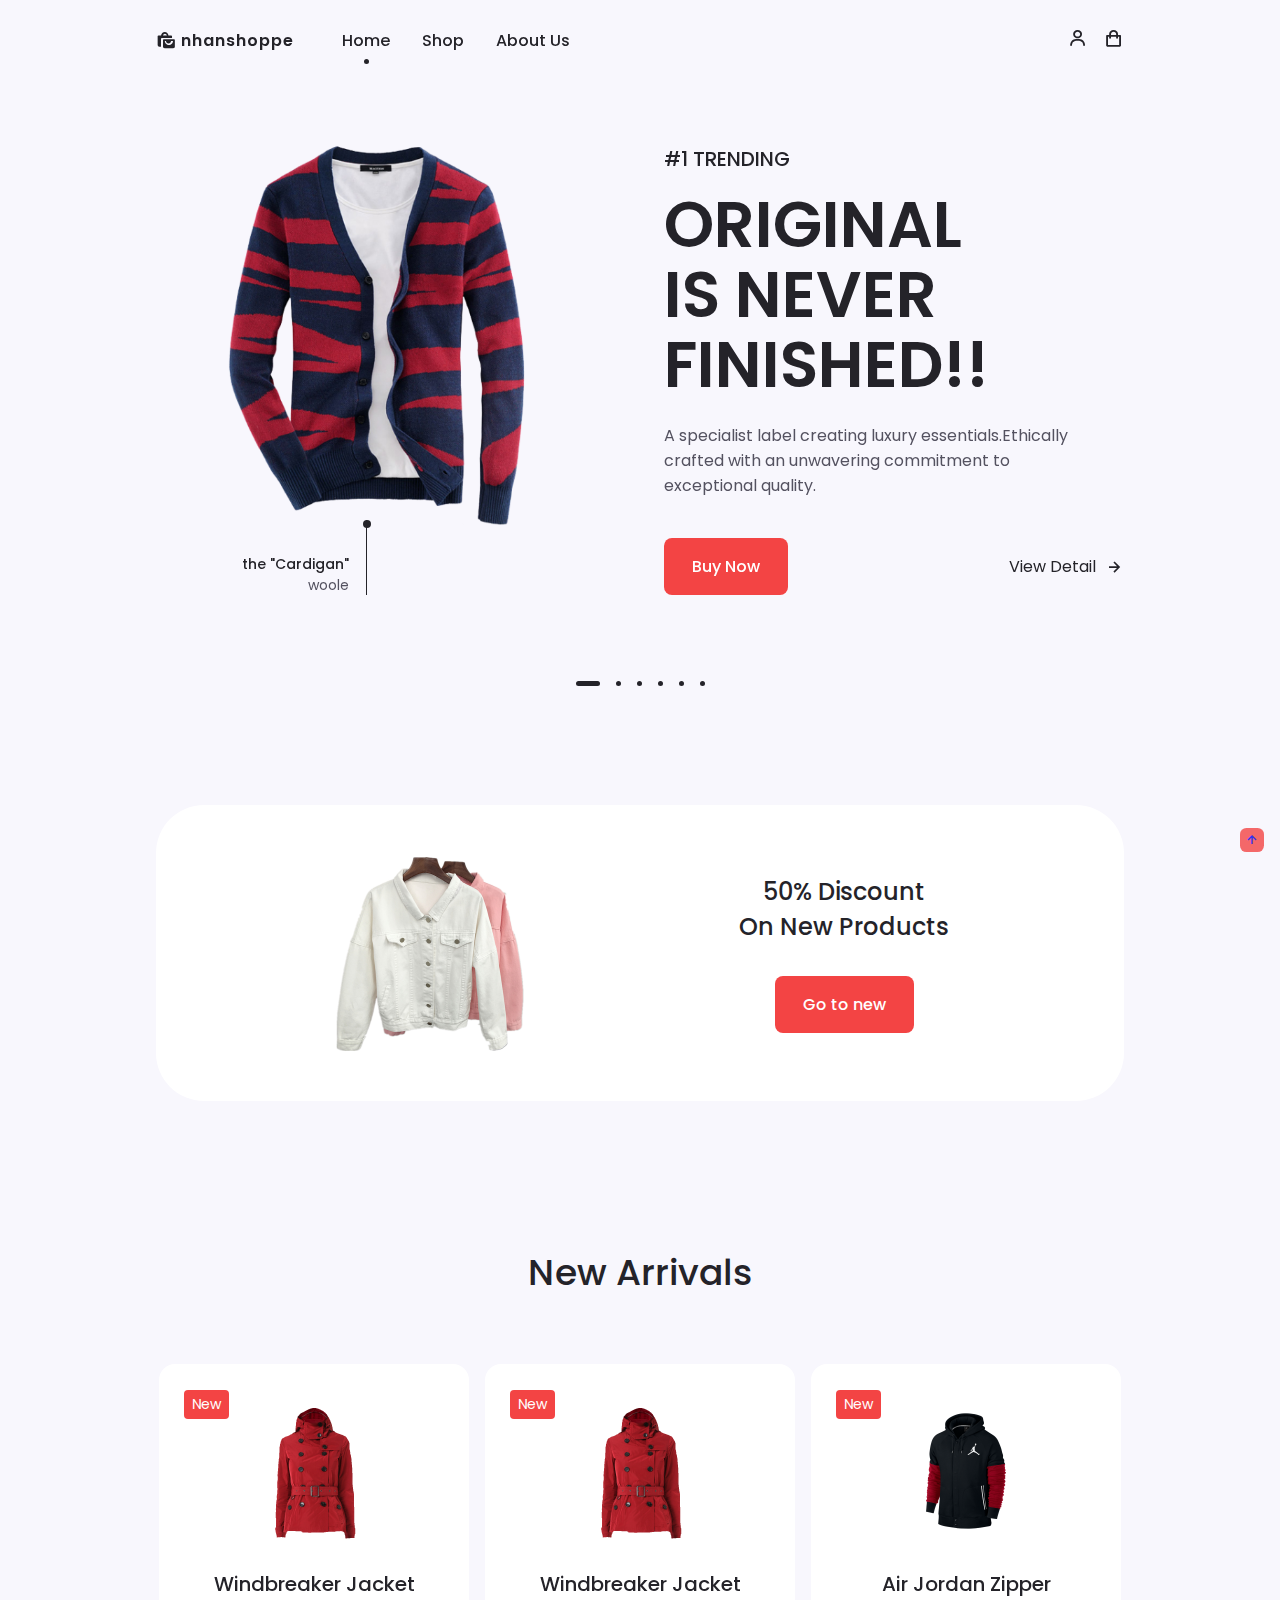
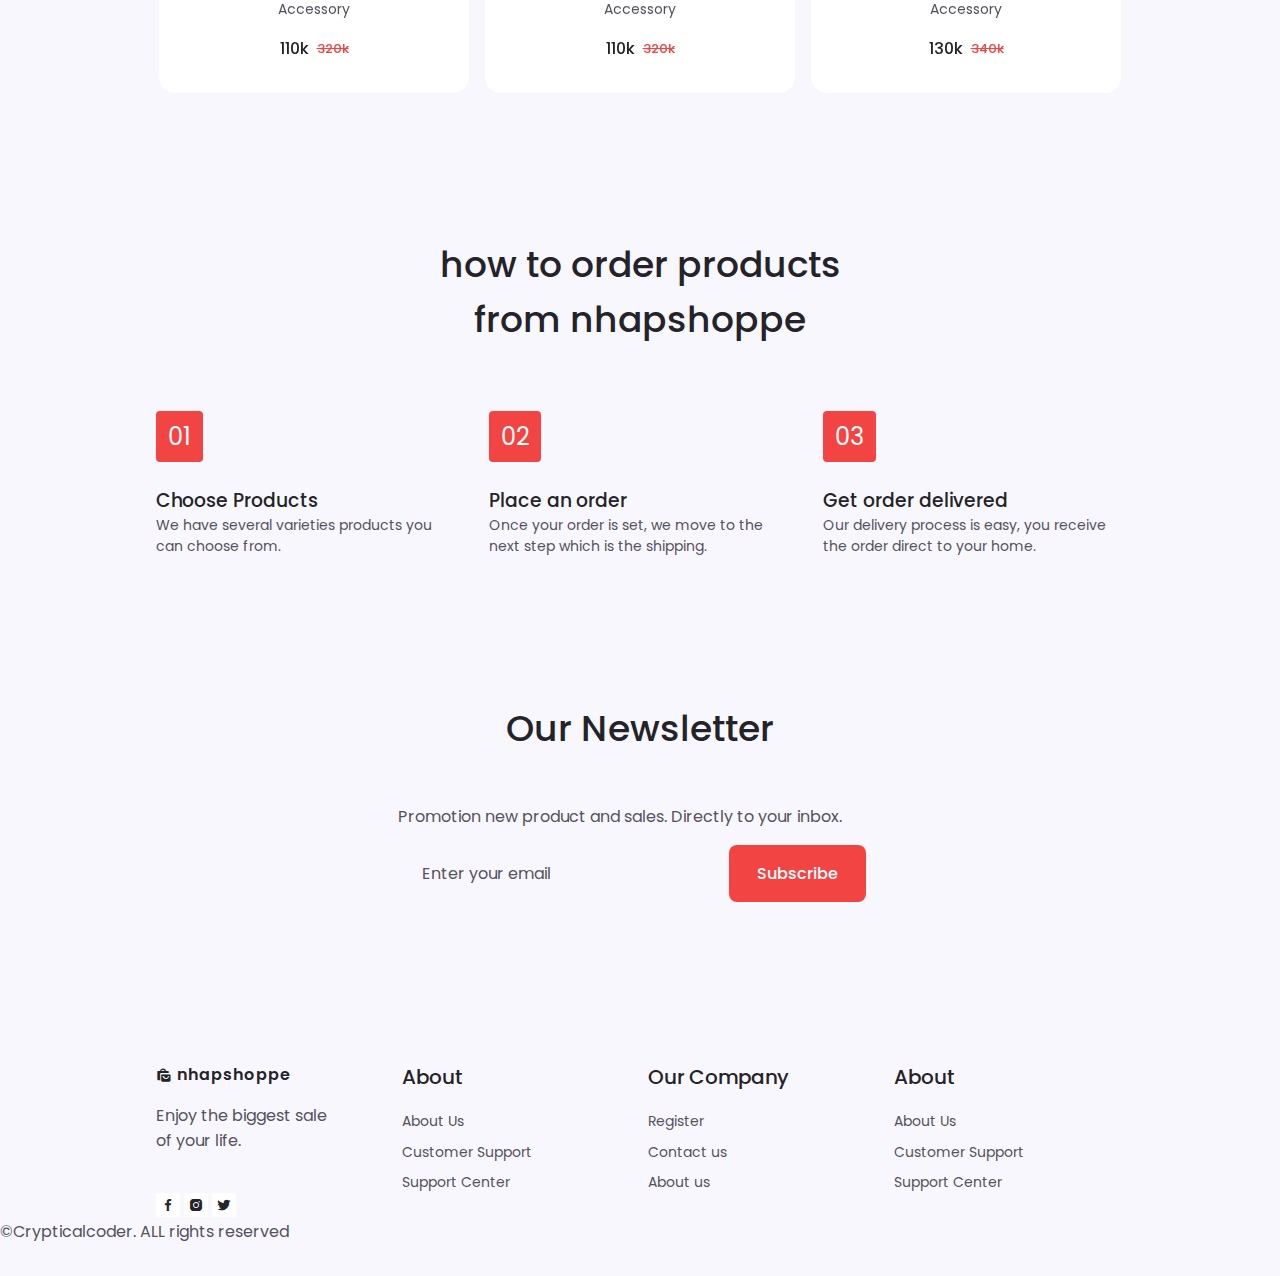
<file: index.html>
<!DOCTYPE html>
<html lang="en">
<head>
    <meta charset="UTF-8">
    <meta http-equiv="X-UA-Compatible" content="IE=edge">
    <meta name="viewport" content="width=device-width, initial-scale=1.0">

    <!--=============== BOXICONS ===============-->
    <link rel="stylesheet" href="https://cdn.jsdelivr.net/npm/boxicons@latest/css/boxicons.min.css">

    <!--=============== SWIPER CSS ===============-->
    <link rel="stylesheet" href="assets/css/swiper-bundle.min.css">

    <!--=============== CSS ===============-->
    <link rel="stylesheet" href="assets/css/style.css">
    <link rel="stylesheet" href="assets/css/colors/color-1.css">
    <link rel="stylesheet" href="https://cdnjs.cloudflare.com/ajax/libs/font-awesome/4.7.0/css/font-awesome.min.css">

    <title></title>
</head>
<body>
    <!--=============== HEADER ===============-->
    <header class="header" id="header">
        <nav class="nav container">
            <a href="index.html" class="nav__logo">
                <i class="bx bxs-shopping-bags nav__logo-icon"></i>Nhanshoppe
            </a>
            <div class="nav__menu" id="nav-menu">
                <ul class="nav__list">
                    <li class="nav__item">
                        <a href="index.html" class="nav__link active-link">Home</a>
                    </li>
                    <li class="nav__item">
                        <a href="shop.html" class="nav__link">Shop</a>
                    </li>
                  
                    <li class="nav__item">
                        <a href="about.html" class="nav__link">About Us</a>
                    </li>
                    

                </ul>

            </div>
            <div class="nav__btns">
                <div class="login__toggle" id="login-button">
                    <i class="bx bx-user"></i>
                </div>
                <div class="nav__shop" id="cart-shop">
                    <i class='bx bx-shopping-bag'></i>
                </div>
                <div class="nav__toggle" id="nav-toggle">
                    <i class="bx bx-grid-alt"></i>
                </div>
            </div>
        </nav>
    </header>

    <!--=============== CART ===============-->
    <div class="cart " id="cart">
        <i class="bx bx-x cart__close"id="cart-close"></i>
        <h2 class="cart__title-center">MyCart</h2>
        <div class="cart__container">
            <article class="cart__card">
                <div class="cart__box">
                    <img src="assets/img/cart-1.png" alt="" class="cart__img">
                </div>
                <div class="cart__details">
                    <h3 class="cart__title">Windbreaker</h3>
                    <span class="cart__prince">300k</span>
                    <div class="cart__amount">
                        <div class="card__amount-content">
                            <span class="cart__amount-box">
                                <i class="bx bx-minus"></i>
                            </span>
                            <span class="cart__amount-number">1</span>
                            <span class="cart__amount-box">
                                <i class="bx bx-plus"></i>
                            </span>
                        </div>
                        <i class="bx bx-trash-alt cart__amount-trash"></i>
                    </div>
                </div>
            </article>
            <article class="cart__card">
                <div class="cart__box">
                    <img src="assets/img/cart-2.png" alt="" class="cart__img">
                </div>
                <div class="cart__details">
                    <h3 class="cart__title">Cardigan Hoodie</h3>
                    <span class="cart__prince">400k</span>
                    <div class="cart__amount">
                        <div class="card__amount-content">
                            <span class="cart__amount-box">
                                <i class="bx bx-minus"></i>
                            </span>
                            <span class="cart__amount-number">1</span>
                            <span class="cart__amount-box">
                                <i class="bx bx-plus"></i>
                            </span>
                        </div>
                        <i class="bx bx-trash-alt cart__amount-trash"></i>
                    </div>
                </div>
            </article>
            <article class="cart__card">
                <div class="cart__box">
                    <img src="assets/img/cart-3.png" alt="" class="cart__img">
                </div>
                <div class="cart__details">
                    <h3 class="cart__title">shibar</h3>
                    <span class="cart__prince">250k</span>
                    <div class="cart__amount">
                        <div class="card__amount-content">
                            <span class="cart__amount-box">
                                <i class="bx bx-minus"></i>
                            </span>
                            <span class="cart__amount-number">1</span>
                            <span class="cart__amount-box">
                                <i class="bx bx-plus"></i>
                            </span>
                        </div>
                        <i class="bx bx-trash-alt cart__amount-trash"></i>
                    </div>

                </div>
            </article>
        </div>
        <div class="cart__prices">
            <span class="cart__prices-item">3 item</span>
            <span class="cart__prices-total">950k VND</span>
        </div>
    </div>

    <!--=============== LOGIN ===============-->
    <div class="login" id="login">
        <i class="bx bx-x login__close" id="login-close"></i>
        
        <h2 class="login__title-center">Login</h2>
        <form action=""class="login__form grid">
            <div class="login__content">
                <label for="" class="login__label">Email</label>
                <input type="email" class="login__input">
            </div>

            <div class="login__content">
                <label for="" class="login__label">mat khau</label>
                <input type="password" class="login__input">
            </div>
            <div>
                <a href="#" class="button">Dang nhap</a>
            </div>
            <div>
                <p class="signup">Chua dang ky?<a href="registration.html">Dang ky ngay</a></p>
            </div>
        </form>
    </div>

    <!--=============== MAIN ===============-->
    <main class="main">
        <!--=============== HOME ===============-->
        <section class="home container">
            <div class="swiper home-swiper">
                <div class="swiper-wrapper">
                    <section class="swiper-slide">
                        <div class="home__content grid">
                            <div class="home__group">
                                <img src="assets/img/slide-2.png" alt=""class="home__img">
                                <div class="home__indicator"></div>
                                <div class="home__details-img">
                                    <h4 class="home__details-title">the "Cardigan"</h4>
                                    <span class="home__details-subtitle">woole</span>
                                </div>
                                
                            </div>
                                <div class="home__data">
                                    <h3 class="home__subtitle">#1 TRENDING</h3>
                                    <h1 class="home__title">ORIGINAL <br> IS NEVER <br> FINISHED!! </h1>
                                    <p class="home__description">A specialist label creating luxury essentials.Ethically crafted with an unwavering commitment to exceptional quality.</p>
    
                                    <div class="home__buttons">
                                        <a href="details.html" class="button">Buy Now</a>
                                        <a href="details.html" class="button--link button--flex">View Detail <i class="bx bx-right-arrow-alt button__icon"></i></a>
                                    </div>
                                </div>
                        </div>
                    </section>
                    <section class="swiper-slide">
                    <div class="home__content grid">
                        <div class="home__group">
                            <img src="assets/img/slide-1.png" alt=""class="home__img">
                            <div class="home__indicator"></div>
                            <div class="home__details-img">
                                <h4 class="home__details-title">Jqueezy</h4>
                                <span class="home__details-subtitle">Ski Suit</span>
                            </div>
                            
                        </div>
                            <div class="home__data">
                                <h3 class="home__subtitle">#2 top Best duo</h3>
                                <h1 class="home__title">FALL <br> WINTER <br> 2022 </h1>
                                <p class="home__description">A specialist label creating luxury essentials.Ethically crafted with an unwavering commitment to exceptional quality.</p>

                                <div class="home__buttons">
                                    <a href="details.html" class="button">Buy Now</a>
                                    <a href="details.html" class="button--link button--flex">View Detail <i class="bx bx-right-arrow-alt button__icon"></i></a>
                                </div>
                            </div>
                    </div>
                </section>

                <section class="swiper-slide">
                <div class="home__content grid">
                    <div class="home__group">
                        <img src="assets/img/slide-3.png" alt=""class="home__img">
                        <div class="home__indicator"></div>
                        <div class="home__details-img">
                            <h4 class="home__details-title">Jurry</h4>
                            <span class="home__details-subtitle">Zipper</span>
                        </div>
                        
                    </div>
                        <div class="home__data">
                            <h3 class="home__subtitle">#3 TRENDING ITEM</h3>
                            <h1 class="home__title">SALE 20% <br> OFF ON <br> EVERYTHING </h1>
                            <p class="home__description">A specialist label creating luxury essentials.Ethically crafted with an unwavering commitment to exceptional quality.</p>

                            <div class="home__buttons">
                                <a href="details.html" class="button">Buy Now</a>
                                <a href="details.html" class="button--link button--flex">View Detail <i class="bx bx-right-arrow-alt button__icon"></i></a>
                            </div>
                        </div>
                </div>
            </section>
                
                    
                </div>
                

              
            
            <div class="swiper-pagination"></div>
        </div>
        </section>

        <!--=============== DISCOUNT ===============-->
        <section class="discount section">
            <div class="discount__container container grid">
                <img src="assets/img/discount.png" alt="" class="discount__img">
                <div class="discount__data">
                    <h2 class="discount__title">50% Discount <br>On New Products</h2>
                    <a href="#" class="button">Go to new</a>
                </div>
            </div>
        </section>

        <!--=============== NEW ARRIVALS ===============-->
        <section class="new section">
            <h2 class="section__title">New Arrivals</h2>
            <div class="new__container container">

                <div class="swiper new-swiper">
                    <div class="swiper-wrapper">
                    <div class="new__content swiper-slide" >
                        <div class="new__tag">New </div>
                        <img src="assets/img/new-1.png" alt=""class="new__img">
                        <h3 class="new__title">Windbreaker Jacket</h3>
                        <span class="new__subtitle">Accessory</span>
                        <div class="new__prices">
                            <span class="new__price">110k</span>
                            <span class="new__discount">320k</span>
                        </div>
                        <a href="details.html" class="button new__button">
                            <i class="bx bx-cart new__icon"></i>
                        </a>
                    </div>

                    <div class="new__content swiper-slide">
                        <div class="new__tag">New </div>
                        <img src="assets/img/new-2.png" alt=""class="new__img">
                        <h3 class="new__title">Air Jordan Zipper</h3>
                        <span class="new__subtitle">Accessory</span>
                        <div class="new__prices">
                            <span class="new__price">130k</span>
                            <span class="new__discount">340k</span>
                        </div>
                        <a href="details.html" class="button new__button">
                            <i class="bx bx-cart new__icon"></i>
                        </a>
                    </div>

                    <div class="new__content swiper-slide">
                        <div class="new__tag">New </div>
                        <img src="assets/img/new-3.png" alt=""class="new__img">
                        <h3 class="new__title">Fur Jacket</h3>
                        <span class="new__subtitle">Accessory</span>
                        <div class="new__prices">
                            <span class="new__price">90k</span>
                            <span class="new__discount">110k</span>
                        </div>
                        <a href="details.html" class="button new__button">
                            <i class="bx bx-cart new__icon"></i>
                        </a>
                    </div>

                    <div class="new__content swiper-slide">
                        <div class="new__tag">New </div>
                        <img src="assets/img/new-4.png" alt=""class="new__img">
                        <h3 class="new__title">Fleece Jacket</h3>
                        <span class="new__subtitle">Accessory</span>
                        <div class="new__prices">
                            <span class="new__price">350k</span>
                            <span class="new__discount">520k</span>
                        </div>
                        <a href="details.html" class="button new__button">
                            <i class="bx bx-cart new__icon"></i>
                        </a>
                    </div>

                    <div class="new__content swiper-slide">
                        <div class="new__tag">New </div>
                        <img src="assets/img/new-5.png" alt=""class="new__img">
                        <h3 class="new__title">Nike Hoodie</h3>
                        <span class="new__subtitle">Accessory</span>
                        <div class="new__prices">
                            <span class="new__price">70k</span>
                            <span class="new__discount">90k</span>
                        </div>
                        <a href="details.html" class="button new__button">
                            <i class="bx bx-cart new__icon"></i>
                        </a>
                    </div>

                    <div class="new__content swiper-slide">
                        <div class="new__tag">New </div>
                        <img src="assets/img/new-1.png" alt=""class="new__img">
                        <h3 class="new__title">Windbreaker Jacket</h3>
                        <span class="new__subtitle">Accessory</span>
                        <div class="new__prices">
                            <span class="new__price">110k</span>
                            <span class="new__discount">320k</span>
                        </div>
                        <a href="details.html" class="button new__button">
                            <i class="bx bx-cart new__icon"></i>
                        </a>
                    </div>

                    </div>
                </div>
            </div>
        </section>

        <!--=============== STEPS ===============-->
        <section class="steps section container">
            <div class="step__bg">
                <h2 class="section__title">how to order products <br> from nhapshoppe</h2>
                <div class="steps__container grid">

                    <div class="steps__card"> 
                        <div class="steps__card-number">01</div>
                        <h3 class="steps__card-title">Choose Products</h3>
                        <p class="steps__card-description">
                            We have several varieties products you can choose from.
                        </p>
                    </div>

                    <div class="steps__card"> 
                        <div class="steps__card-number">02</div>
                        <h3 class="steps__card-title">Place an order</h3>
                        <p class="steps__card-description">
                            Once your order is set, we move to the next step which is  the shipping.
                        </p>
                    </div>

                    <div class="steps__card"> 
                        <div class="steps__card-number">03</div>
                        <h3 class="steps__card-title">Get order delivered</h3>
                        <p class="steps__card-description">
                            Our delivery process is easy, you receive the order direct to your home.
                        </p>
                    </div>  
                </div>
            </div>
        </section>

        <!--=============== NEWSLETTER ===============-->
        <section class="newsletter section">
            <div class="newsletter__container container">
                <h2 class="section__title">Our Newsletter</h2>
                <p class="newsletter__description">
                    Promotion new product and sales. Directly to your inbox.
                </p>
                <form action="" class="newsletter__form">
                    <input type="text" placeholder="Enter your email" class="newsletter__input">
                    <button class="button">Subscribe</button>
                </form>

            </div>
        </section>
    </main>

    <!--=============== FOOTER ===============-->
    <footer class="footer section">
        <div class="footer__container container grid">

            <div class="footer__content">
                <a href="#" class="footer__logo">
                    <i class="bx bxs-shopping-bags footer__logo-icon"></i>
                    nhapshoppe
                </a>
                <p class="footer__description">Enjoy the biggest sale <br>of your life.</p>
                <div class="footer_social">
                    <a href="#" class="footer__social-link"><i class="bx bxl-facebook"></i></a>
                    <a href="#" class="footer__social-link"><i class="bx bxl-instagram-alt"></i></a>
                    <a href="#" class="footer__social-link"><i class="bx bxl-twitter"></i></a>
                </div>
            </div>    

                <div class="footer__content">
                    <h3 class="footer__title">About</h3>
                    <ul class="footer__links">
                        <li><a href="#" class="footer__link">About Us</a></li>
                        <li><a href="#" class="footer__link">Customer Support</a></li>
                            <li><a href="#" class="footer__link">Support Center</a></li>    
                    </ul>       

                    </div>
                      
                    <div class="footer__content">   
                        <h3 class="footer__title">Our Company</h3>
                        <ul class="footer__links">
                            <li><a href="#" class="footer__link">Register</a></li>
                            <li><a href="#" class="footer__link">Contact us</a></li>
                                <li><a href="#" class="footer__link">About us</a></li>    
                        </ul>       
                        
                        </div>    

                        <div class="footer__content">
                            <h3 class="footer__title">About</h3>
                            <ul class="footer__links">
                                <li><a href="#" class="footer__link">About Us</a></li>
                                <li><a href="#" class="footer__link">Customer Support</a></li>
                                    <li><a href="#" class="footer__link">Support Center</a></li>    
                            </ul>       
                            
                            </div>
            
        </div>
        <span class="footer_copy">&#169;Crypticalcoder. ALL rights reserved</span>
    </footer>

    <!--=============== SCROLL UP ===============-->
     <a href="#" class="scrollup"id="scroll-up">
        <i class="bx bx-up-arrow-alt scroll__icon"></i>
     </a>   
    <!--=============== STYLE SWITCHER ===============-->

    <!--=============== SWIPER JS ===============-->
    <script src="assets/js/swiper-bundle.min.js"></script>

    <!--=============== JS ===============-->
    <script src="assets/js/main.js"></script>
</body>
</html>
</file>
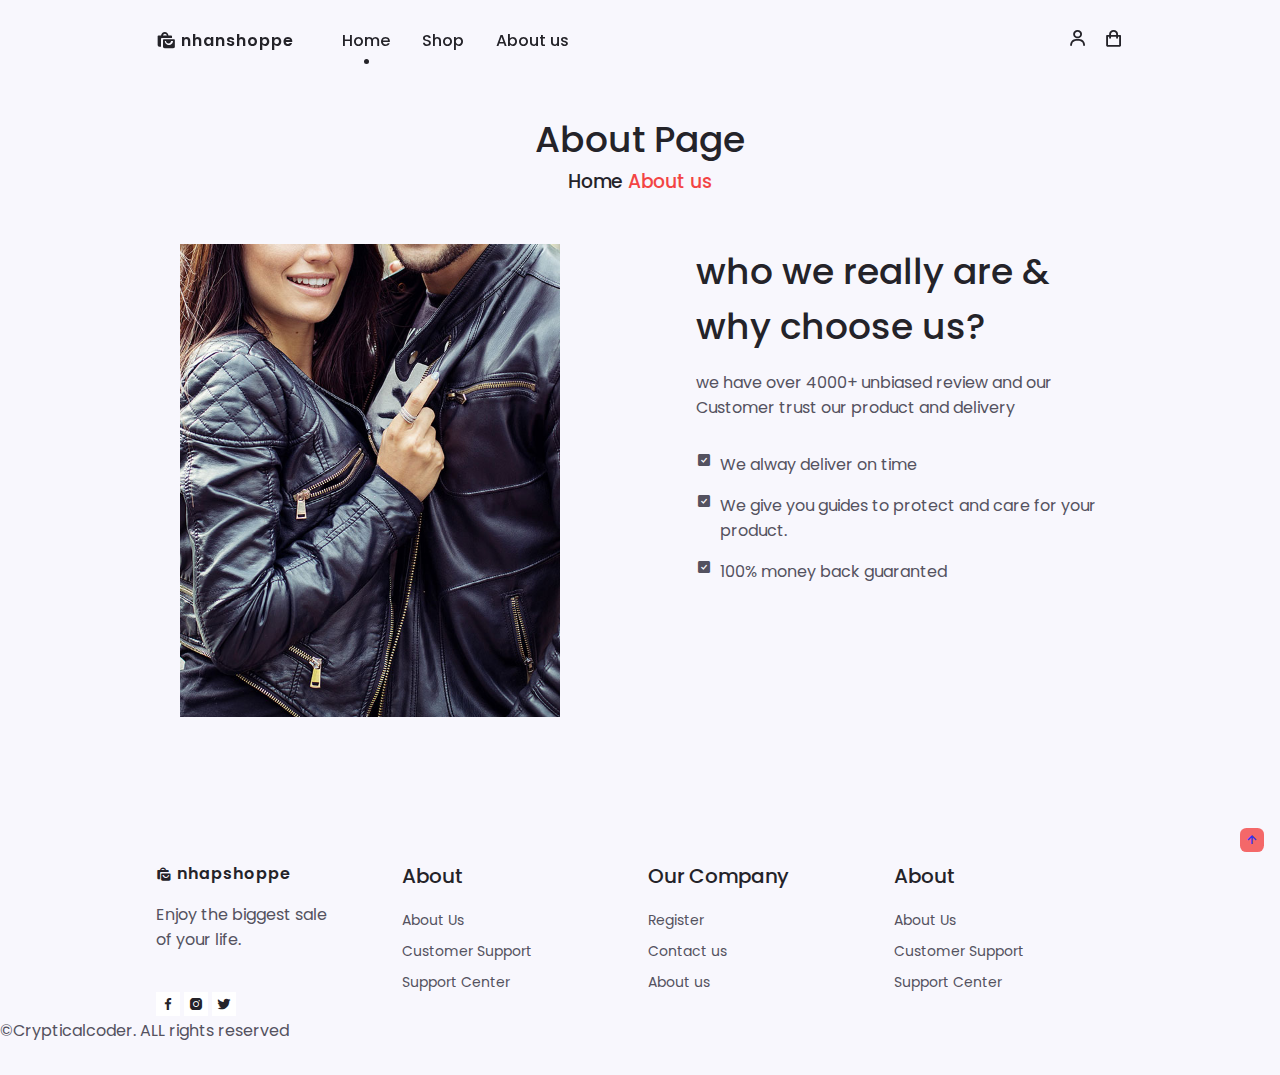
<file: about.html>
<!DOCTYPE html>
<html lang="en">
<head>
    <meta charset="UTF-8">
    <meta http-equiv="X-UA-Compatible" content="IE=edge">
    <meta name="viewport" content="width=device-width, initial-scale=1.0">

    <!--=============== BOXICONS ===============-->
    <link rel="stylesheet" href="https://cdn.jsdelivr.net/npm/boxicons@latest/css/boxicons.min.css">

    <!--=============== SWIPER CSS ===============-->
    <link rel="stylesheet" href="assets/css/swiper-bundle.min.css">

    <!--=============== CSS ===============-->
    <link rel="stylesheet" href="assets/css/style.css">
    <link rel="stylesheet" href="assets/css/colors/color-1.css">

    <title>Responsive e-commerce website - Crypticalcoder</title>
</head>
<body>
    <!--=============== HEADER ===============-->
    <header class="header" id="header">
        <nav class="nav container">
            <a href="index.html" class="nav__logo">
                <i class="bx bxs-shopping-bags nav__logo-icon"></i>Nhanshoppe
            </a>
            <div class="nav__menu" id="nav-menu">
                <ul class="nav__list">
                    <li class="nav__item">
                        <a href="index.html" class="nav__link active-link">Home</a>
                    </li>
                    <li class="nav__item">
                        <a href="shop.html" class="nav__link">Shop</a>
                    </li>
                    <li class="nav__item">
                        <a href="cart.html" class="nav__link">About us</a>
                    </li>
               
                </ul>

            </div>
            <div class="nav__btns">
                <div class="login__toggle" id="login-button">
                    <i class="bx bx-user"></i>
                </div>
                <div class="nav__shop" id="cart-shop">
                    <i class='bx bx-shopping-bag'></i>
                </div>
                <div class="nav__toggle" id="nav-toggle">
                    <i class="bx bx-grid-alt"></i>
                </div>
            </div>
        </nav>
    </header>

    <!--=============== CART ===============-->
    <div class="cart " id="cart">
        <i class="bx bx-x cart__close"id="cart-close"></i>
        <h2 class="cart__title-center">MyCart</h2>
        <div class="cart__container">
            <article class="cart__card">
                <div class="cart__box">
                    <img src="assets/img/cart-1.png" alt="" class="cart__img">
                </div>
                <div class="cart__details">
                    <h3 class="cart__title">Windbreaker</h3>
                    <span class="cart__prince">300k</span>
                    <div class="cart__amount">
                        <div class="card__amount-content">
                            <span class="cart__amount-box">
                                <i class="bx bx-minus"></i>
                            </span>
                            <span class="cart__amount-number">1</span>
                            <span class="cart__amount-box">
                                <i class="bx bx-plus"></i>
                            </span>
                        </div>
                        <i class="bx bx-trash-alt cart__amount-trash"></i>
                    </div>
                </div>
            </article>
            <article class="cart__card">
                <div class="cart__box">
                    <img src="assets/img/cart-2.png" alt="" class="cart__img">
                </div>
                <div class="cart__details">
                    <h3 class="cart__title">Cardigan Hoodie</h3>
                    <span class="cart__prince">400k</span>
                    <div class="cart__amount">
                        <div class="card__amount-content">
                            <span class="cart__amount-box">
                                <i class="bx bx-minus"></i>
                            </span>
                            <span class="cart__amount-number">1</span>
                            <span class="cart__amount-box">
                                <i class="bx bx-plus"></i>
                            </span>
                        </div>
                        <i class="bx bx-trash-alt cart__amount-trash"></i>
                    </div>
                </div>
            </article>
            <article class="cart__card">
                <div class="cart__box">
                    <img src="assets/img/cart-3.png" alt="" class="cart__img">
                </div>
                <div class="cart__details">
                    <h3 class="cart__title">shibar</h3>
                    <span class="cart__prince">250k</span>
                    <div class="cart__amount">
                        <div class="card__amount-content">
                            <span class="cart__amount-box">
                                <i class="bx bx-minus"></i>
                            </span>
                            <span class="cart__amount-number">1</span>
                            <span class="cart__amount-box">
                                <i class="bx bx-plus"></i>
                            </span>
                        </div>
                        <i class="bx bx-trash-alt cart__amount-trash"></i>
                    </div>

                </div>
            </article>
        </div>
        <div class="cart__prices">
            <span class="cart__prices-item">3 item</span>
            <span class="cart__prices-total">950k VND</span>
        </div>
    </div>

    <!--=============== LOGIN ===============-->
    <div class="login" id="login">
        <i class="bx bx-x login__close" id="login-close"></i>
        
        <h2 class="login__title-center">Login</h2>
        <form action=""class="login__form grid">
            <div class="login__content">
                <label for="" class="login__label">Email</label>
                <input type="email" class="login__input">
            </div>

            <div class="login__content">
                <label for="" class="login__label">mat khau</label>
                <input type="password" class="login__input">
            </div>
            <div>
                <a href="#" class="button">Dang nhap</a>
            </div>
            <div>
                <p class="signup">Chua dang ky?<a href="registration.html">Dang ky ngay</a></p>
            </div>
        </form>
    </div>
    <!--=============== MAIN ===============-->
    <main class="main">
        <!--=============== ABOUT ===============-->
        <section class="about section container">
            <h2 class="breadcrumb__title">About Page</h2>
            <h3 class="breadcrumb__subtitle">Home <span>About us</span></h3>
            <div class="about__container grid">
                <img src="assets/img/about-img.jpg" alt="" class="about__img">
                <div class="about__data">
                    <h2 class="section__title about__title">
                        who we really are &<br> why choose us?
                    </h2>
                    <p class="about__description">
                        we have over 4000+ unbiased review and our Customer trust  our product and delivery
                    </p>
                   <div class="about__details">
                    <p class="about__details-description">
                        <i class="bx bxs-check-square about__details"></i>
                        We alway deliver on time
                    </p>
                    <p class="about__details-description">
                        <i class="bx bxs-check-square about__details"></i>
                        We give you  guides to protect  and care for your product.
                    </p>
                    <p class="about__details-description">
                        <i class="bx bxs-check-square about__details"></i>
                        100% money back guaranted
                    </p>
                   </div>
                </div>
            </div>
        </section>
    </main>

    <!--=============== FOOTER ===============-->
    <footer class="footer section">
        <div class="footer__container container grid">

            <div class="footer__content">
                <a href="#" class="footer__logo">
                    <i class="bx bxs-shopping-bags footer__logo-icon"></i>
                    nhapshoppe
                </a>
                <p class="footer__description">Enjoy the biggest sale <br>of your life.</p>
                <div class="footer_social">
                    <a href="#" class="footer__social-link"><i class="bx bxl-facebook"></i></a>
                    <a href="#" class="footer__social-link"><i class="bx bxl-instagram-alt"></i></a>
                    <a href="#" class="footer__social-link"><i class="bx bxl-twitter"></i></a>
                </div>
            </div>    

                <div class="footer__content">
                    <h3 class="footer__title">About</h3>
                    <ul class="footer__links">
                        <li><a href="#" class="footer__link">About Us</a></li>
                        <li><a href="#" class="footer__link">Customer Support</a></li>
                            <li><a href="#" class="footer__link">Support Center</a></li>    
                    </ul>       

                    </div>
                      
                    <div class="footer__content">   
                        <h3 class="footer__title">Our Company</h3>
                        <ul class="footer__links">
                            <li><a href="#" class="footer__link">Register</a></li>
                            <li><a href="#" class="footer__link">Contact us</a></li>
                                <li><a href="#" class="footer__link">About us</a></li>    
                        </ul>       
                        
                        </div>    

                        <div class="footer__content">
                            <h3 class="footer__title">About</h3>
                            <ul class="footer__links">
                                <li><a href="#" class="footer__link">About Us</a></li>
                                <li><a href="#" class="footer__link">Customer Support</a></li>
                                    <li><a href="#" class="footer__link">Support Center</a></li>    
                            </ul>       
                            
                            </div>
            
        </div>
        <span class="footer_copy">&#169;Crypticalcoder. ALL rights reserved</span>
    </footer>

    <!--=============== SCROLL UP ===============-->
    <a href="#" class="scrollup"id="scroll-up">
        <i class="bx bx-up-arrow-alt scroll__icon"></i>
     </a>  
    <!--=============== STYLE SWITCHER ===============-->
    
    <!--=============== SWIPER JS ===============-->
    <script src="assets/js/swiper-bundle.min.js"></script>

    <!--=============== JS ===============-->
    <script src="assets/js/main.js"></script>
</body>
</html>
</file>
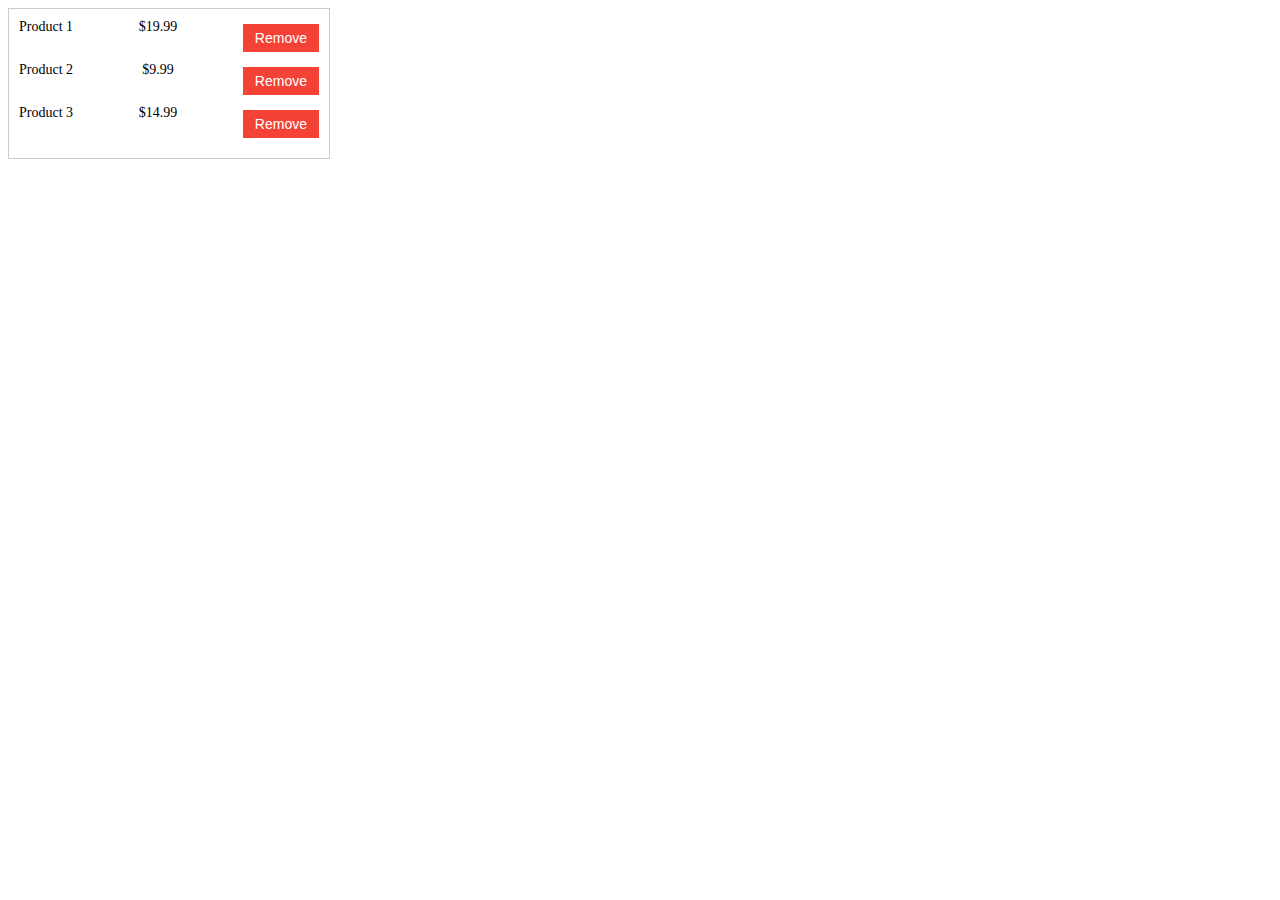
<file: cart.html>
<!DOCTYPE html>
<html lang="en">
<head>
  <meta charset="UTF-8">
  <meta name="viewport" content="width=device-width, initial-scale=1.0">
  <title>Shopping Cart</title>
  <style>
    /* Style the shopping cart container */
    .cart {
      border: 1px solid #ccc;
      padding: 10px;
      width: 300px;
    }
    
    /* Style the cart items */
    .cart-item {
      display: flex;
      justify-content: space-between;
      margin-bottom: 10px;
    }
    
    /* Style the item name and price */
    .item-name, .item-price {
      font-size: 14px;
    }
    
    /* Style the remove button */
    .remove-btn {
      background-color: #f44336;
      border: none;
      color: white;
      padding: 6px 12px;
      text-align: center;
      text-decoration: none;
      display: inline-block;
      font-size: 14px;
      margin-top: 5px;
      cursor: pointer;
    }
  </style>
</head>
<body>
  <div class="cart">
    <div class="cart-item">
      <div class="item-name">Product 1</div>
      <div class="item-price">$19.99</div>
      <button class="remove-btn">Remove</button>
    </div>
    <div class="cart-item">
      <div class="item-name">Product 2</div>
      <div class="item-price">$9.99</div>
      <button class="remove-btn">Remove</button>
    </div>
    <div class="cart-item">
      <div class="item-name">Product 3</div>
      <div class="item-price">$14.99</div>
      <button class="remove-btn">Remove</button>
    </div>
  </div>
</body>
</html>
</file>
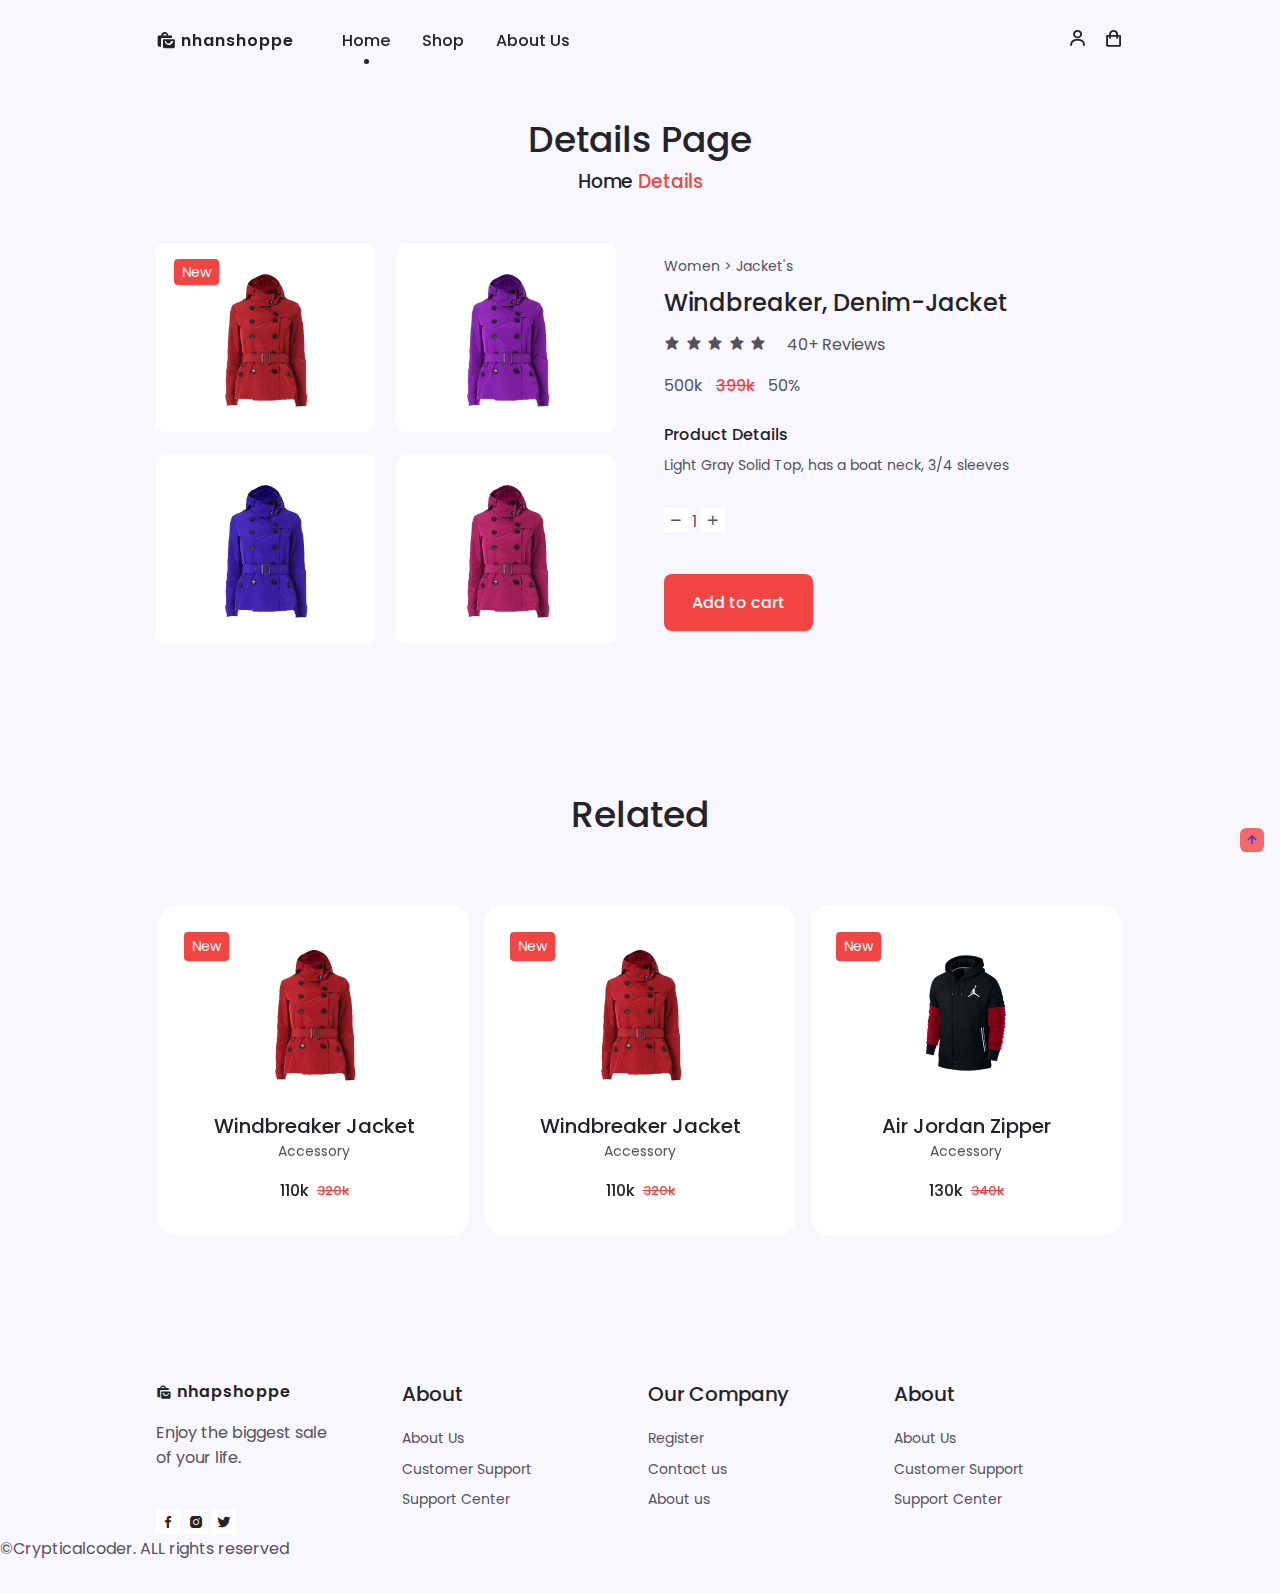
<file: details.html>
<!DOCTYPE html>
<html lang="en">
<head>
    <meta charset="UTF-8">
    <meta http-equiv="X-UA-Compatible" content="IE=edge">
    <meta name="viewport" content="width=device-width, initial-scale=1.0">

    <!--=============== BOXICONS ===============-->
    <link rel="stylesheet" href="https://cdn.jsdelivr.net/npm/boxicons@latest/css/boxicons.min.css">

    <!--=============== SWIPER CSS ===============-->
    <link rel="stylesheet" href="assets/css/swiper-bundle.min.css">

    <!--=============== CSS ===============-->
    <link rel="stylesheet" href="assets/css/style.css">
    <link rel="stylesheet" href="assets/css/colors/color-1.css">

    <title>Responsive e-commerce website - Crypticalcoder</title>
</head>
<body>
    <!--=============== HEADER ===============-->
    <header class="header" id="header">
        <nav class="nav container">
            <a href="index.html" class="nav__logo">
                <i class="bx bxs-shopping-bags nav__logo-icon"></i>Nhanshoppe
            </a>
            <div class="nav__menu" id="nav-menu">
                <ul class="nav__list">
                    <li class="nav__item">
                        <a href="index.html" class="nav__link active-link">Home</a>
                    </li>
                    <li class="nav__item">
                        <a href="shop.html" class="nav__link">Shop</a>
                    </li>
                    
                    <li class="nav__item">
                        <a href="about.html" class="nav__link">About Us</a>
                    </li>
                   

                </ul>

            </div>
            <div class="nav__btns">
                <div class="login__toggle" id="login-button">
                    <i class="bx bx-user"></i>
                </div>
                <div class="nav__shop" id="cart-shop">
                    <i class='bx bx-shopping-bag'></i>
                </div>
                <div class="nav__toggle" id="nav-toggle">
                    <i class="bx bx-grid-alt"></i>
                </div>
            </div>
        </nav>
    </header>

    <!--=============== CART ===============-->
    <div class="cart " id="cart">
        <i class="bx bx-x cart__close"id="cart-close"></i>
        <h2 class="cart__title-center">MyCart</h2>
        <div class="cart__container">
            <article class="cart__card">
                <div class="cart__box">
                    <img src="assets/img/cart-1.png" alt="" class="cart__img">
                </div>
                <div class="cart__details">
                    <h3 class="cart__title">Windbreaker</h3>
                    <span class="cart__prince">300k</span>
                    <div class="cart__amount">
                        <div class="card__amount-content">
                            <span class="cart__amount-box">
                                <i class="bx bx-minus"></i>
                            </span>
                            <span class="cart__amount-number">1</span>
                            <span class="cart__amount-box">
                                <i class="bx bx-plus"></i>
                            </span>
                        </div>
                        <i class="bx bx-trash-alt cart__amount-trash"></i>
                    </div>
                </div>
            </article>
            <article class="cart__card">
                <div class="cart__box">
                    <img src="assets/img/cart-2.png" alt="" class="cart__img">
                </div>
                <div class="cart__details">
                    <h3 class="cart__title">Cardigan Hoodie</h3>
                    <span class="cart__prince">400k</span>
                    <div class="cart__amount">
                        <div class="card__amount-content">
                            <span class="cart__amount-box">
                                <i class="bx bx-minus"></i>
                            </span>
                            <span class="cart__amount-number">1</span>
                            <span class="cart__amount-box">
                                <i class="bx bx-plus"></i>
                            </span>
                        </div>
                        <i class="bx bx-trash-alt cart__amount-trash"></i>
                    </div>
                </div>
            </article>
            <article class="cart__card">
                <div class="cart__box">
                    <img src="assets/img/cart-3.png" alt="" class="cart__img">
                </div>
                <div class="cart__details">
                    <h3 class="cart__title">shibar</h3>
                    <span class="cart__prince">250k</span>
                    <div class="cart__amount">
                        <div class="card__amount-content">
                            <span class="cart__amount-box">
                                <i class="bx bx-minus"></i>
                            </span>
                            <span class="cart__amount-number">1</span>
                            <span class="cart__amount-box">
                                <i class="bx bx-plus"></i>
                            </span>
                        </div>
                        <i class="bx bx-trash-alt cart__amount-trash"></i>
                    </div>

                </div>
            </article>
        </div>
        <div class="cart__prices">
            <span class="cart__prices-item">3 item</span>
            <span class="cart__prices-total">950k VND</span>
        </div>
    </div>

    <!--=============== LOGIN ===============-->
    <div class="login" id="login">
        <i class="bx bx-x login__close" id="login-close"></i>
        
        <h2 class="login__title-center">Login</h2>
        <form action=""class="login__form grid">
            <div class="login__content">
                <label for="" class="login__label">Email</label>
                <input type="email" class="login__input">
            </div>

            <div class="login__content">
                <label for="" class="login__label">mat khau</label>
                <input type="password" class="login__input">
            </div>
            <div>
                <a href="#" class="button">Dang nhap</a>
            </div>
            <div>
                <p class="signup">Chua dang ky?<a href="registration.html">Dang ky ngay</a></p>
            </div>
        </form>
    </div>

    <!--=============== MAIN ===============-->
    <main class="main">
        <!--=============== DETAILS ===============-->
        <section class="details section container">
            <h2 class="breadcrumb__title">Details Page</h2>
            <h3 class="breadcrumb__subtitle">Home <span>Details</span></h3>
            <div class="details__container grid">
                <div class="product__images grid">
                  <div class="product__img">
                    <div class="details__img-tag">New</div>
                    <img src="assets/img/details-1.png" alt="">

                  </div>
                  <div class="product__img">
                    <img src="assets/img/details-2.png" alt="">
                  </div> 
                  
                  <div class="product__img">
                    <img src="assets/img/details-3.png" alt="">
                  </div> 

                  <div class="product__img">
                    <img src="assets/img/details-4.png" alt="">
                  </div> 


                </div>

            <div class="product__info">
                <p class="details__subtitle">Women > Jacket's</p>
                <h3 class="details__title">Windbreaker, Denim-Jacket</h3>
                <div class="rating">
                    <div class="star">
                        <i class="bx bxs-star"></i>
                        <i class="bx bxs-star"></i>
                        <i class="bx bxs-star"></i>
                        <i class="bx bxs-star"></i>
                        <i class="bx bxs-star"></i>

                    </div>
                    <span class="reviews__count">40+ Reviews</span>
                </div>
                <div class="details__prices">
                    <span class="details__price">500k</span>
                    <span class="details__discount">399k</span>
                    <span class="discount__pecentage">50%</span>
                </div>
                <div class="details__description">
                    <h3 class="description__title">Product Details</h3>
                    <div class="description__details">
                        <p>Light Gray Solid Top, has a boat neck, 3/4 sleeves</p>
                    </div>
                </div>

                <div class="cart__amount">
                    <div class="card__amount-content">
                        <span class="cart__amount-box">
                            <i class="bx bx-minus"></i>
                        </span>
                        <span class="cart__amount-number">1</span>
                        <span class="cart__amount-box">
                            <i class="bx bx-plus"></i>
                        </span>
                    </div>
                    <i class="bx bx-heart-alt cart__amount-heart"></i>
                </div>
                <a href="#" class="button">Add to cart</a>
            </div>
        </div>

        </section>

        <!--=============== RELATED PRODUCTS ===============-->
        <section class="related__products section">
            
                <h2 class="section__title">Related</h2>
                <div class="new__container container">
    
                    <div class="swiper new-swiper">
                        <div class="swiper-wrapper">
                        <div class="new__content swiper-slide" >
                            <div class="new__tag">New </div>
                            <img src="assets/img/new-1.png" alt=""class="new__img">
                            <h3 class="new__title">Windbreaker Jacket</h3>
                            <span class="new__subtitle">Accessory</span>
                            <div class="new__prices">
                                <span class="new__price">110k</span>
                                <span class="new__discount">320k</span>
                            </div>
                            <a href="details.html" class="button new__button">
                                <i class="bx bx-cart new__icon"></i>
                            </a>
                        </div>
    
                        <div class="new__content swiper-slide">
                            <div class="new__tag">New </div>
                            <img src="assets/img/new-2.png" alt=""class="new__img">
                            <h3 class="new__title">Air Jordan Zipper</h3>
                            <span class="new__subtitle">Accessory</span>
                            <div class="new__prices">
                                <span class="new__price">130k</span>
                                <span class="new__discount">340k</span>
                            </div>
                            <a href="details.html" class="button new__button">
                                <i class="bx bx-cart new__icon"></i>
                            </a>
                        </div>
    
                        <div class="new__content swiper-slide">
                            <div class="new__tag">New </div>
                            <img src="assets/img/new-3.png" alt=""class="new__img">
                            <h3 class="new__title">Fur Jacket</h3>
                            <span class="new__subtitle">Accessory</span>
                            <div class="new__prices">
                                <span class="new__price">90k</span>
                                <span class="new__discount">110k</span>
                            </div>
                            <a href="details.html" class="button new__button">
                                <i class="bx bx-cart new__icon"></i>
                            </a>
                        </div>
    
                        <div class="new__content swiper-slide">
                            <div class="new__tag">New </div>
                            <img src="assets/img/new-4.png" alt=""class="new__img">
                            <h3 class="new__title">Fleece Jacket</h3>
                            <span class="new__subtitle">Accessory</span>
                            <div class="new__prices">
                                <span class="new__price">350k</span>
                                <span class="new__discount">520k</span>
                            </div>
                            <a href="details.html" class="button new__button">
                                <i class="bx bx-cart new__icon"></i>
                            </a>
                        </div>
    
                        <div class="new__content swiper-slide">
                            <div class="new__tag">New </div>
                            <img src="assets/img/new-5.png" alt=""class="new__img">
                            <h3 class="new__title">Nike Hoodie</h3>
                            <span class="new__subtitle">Accessory</span>
                            <div class="new__prices">
                                <span class="new__price">70k</span>
                                <span class="new__discount">90k</span>
                            </div>
                            <a href="details.html" class="button new__button">
                                <i class="bx bx-cart new__icon"></i>
                            </a>
                        </div>
    
                        <div class="new__content swiper-slide">
                            <div class="new__tag">New </div>
                            <img src="assets/img/new-1.png" alt=""class="new__img">
                            <h3 class="new__title">Windbreaker Jacket</h3>
                            <span class="new__subtitle">Accessory</span>
                            <div class="new__prices">
                                <span class="new__price">110k</span>
                                <span class="new__discount">320k</span>
                            </div>
                            <a href="details.html" class="button new__button">
                                <i class="bx bx-cart new__icon"></i>
                            </a>
                        </div>
    
                        </div>
                    </div>
                </div>
            
        </section>
    </main>

    <!--=============== FOOTER ===============-->
    <footer class="footer section">
        <div class="footer__container container grid">

            <div class="footer__content">
                <a href="#" class="footer__logo">
                    <i class="bx bxs-shopping-bags footer__logo-icon"></i>
                    nhapshoppe
                </a>
                <p class="footer__description">Enjoy the biggest sale <br>of your life.</p>
                <div class="footer_social">
                    <a href="#" class="footer__social-link"><i class="bx bxl-facebook"></i></a>
                    <a href="#" class="footer__social-link"><i class="bx bxl-instagram-alt"></i></a>
                    <a href="#" class="footer__social-link"><i class="bx bxl-twitter"></i></a>
                </div>
            </div>    

                <div class="footer__content">
                    <h3 class="footer__title">About</h3>
                    <ul class="footer__links">
                        <li><a href="#" class="footer__link">About Us</a></li>
                        <li><a href="#" class="footer__link">Customer Support</a></li>
                            <li><a href="#" class="footer__link">Support Center</a></li>    
                    </ul>       

                    </div>
                      
                    <div class="footer__content">   
                        <h3 class="footer__title">Our Company</h3>
                        <ul class="footer__links">
                            <li><a href="#" class="footer__link">Register</a></li>
                            <li><a href="#" class="footer__link">Contact us</a></li>
                                <li><a href="#" class="footer__link">About us</a></li>    
                        </ul>       
                        
                        </div>    

                        <div class="footer__content">
                            <h3 class="footer__title">About</h3>
                            <ul class="footer__links">
                                <li><a href="#" class="footer__link">About Us</a></li>
                                <li><a href="#" class="footer__link">Customer Support</a></li>
                                    <li><a href="#" class="footer__link">Support Center</a></li>    
                            </ul>       
                            
                            </div>
            
        </div>
        <span class="footer_copy">&#169;Crypticalcoder. ALL rights reserved</span>
    </footer>

    <!--=============== LIGHTBOX ===============-->

    <!--=============== SCROLL UP ===============-->
    <a href="#" class="scrollup"id="scroll-up">
        <i class="bx bx-up-arrow-alt scroll__icon"></i>
     </a>   
    <!--=============== STYLE SWITCHER ===============-->
    
    <!--=============== SWIPER JS ===============-->
    <script src="assets/js/swiper-bundle.min.js"></script>

    <!--=============== JS ===============-->
    <script src="assets/js/main.js"></script>
</body>
</html>
</file>
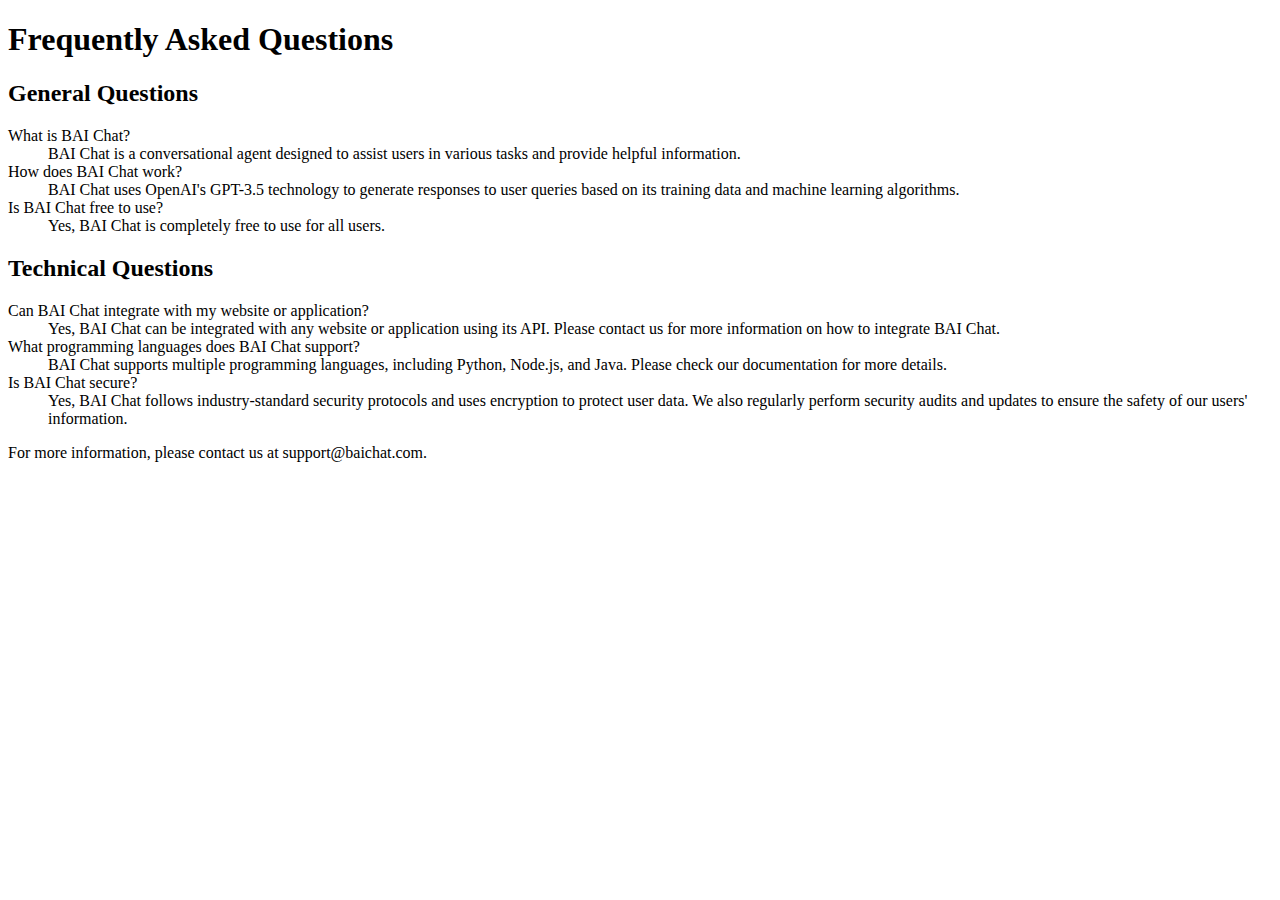
<file: faq.html>
<!DOCTYPE html>
<html lang="en">
<head>
	<meta charset="UTF-8">
	<meta name="viewport" content="width=device-width, initial-scale=1.0">
	<title>FAQ</title>
	<style>
		/* Add your CSS styles here */
	</style>
</head>
<body>
	<header>
		<h1>Frequently Asked Questions</h1>
	</header>

	<section>
		<h2>General Questions</h2>
		<dl>
			<dt>What is BAI Chat?</dt>
			<dd>BAI Chat is a conversational agent designed to assist users in various tasks and provide helpful information.</dd>

			<dt>How does BAI Chat work?</dt>
			<dd>BAI Chat uses OpenAI's GPT-3.5 technology to generate responses to user queries based on its training data and machine learning algorithms.</dd>

			<dt>Is BAI Chat free to use?</dt>
			<dd>Yes, BAI Chat is completely free to use for all users.</dd>
		</dl>
	</section>

	<section>
		<h2>Technical Questions</h2>
		<dl>
			<dt>Can BAI Chat integrate with my website or application?</dt>
			<dd>Yes, BAI Chat can be integrated with any website or application using its API. Please contact us for more information on how to integrate BAI Chat.</dd>

			<dt>What programming languages does BAI Chat support?</dt>
			<dd>BAI Chat supports multiple programming languages, including Python, Node.js, and Java. Please check our documentation for more details.</dd>

			<dt>Is BAI Chat secure?</dt>
			<dd>Yes, BAI Chat follows industry-standard security protocols and uses encryption to protect user data. We also regularly perform security audits and updates to ensure the safety of our users' information.</dd>
		</dl>
	</section>

	<footer>
		<p>For more information, please contact us at support@baichat.com.</p>
	</footer>
</body>
</html>
</file>
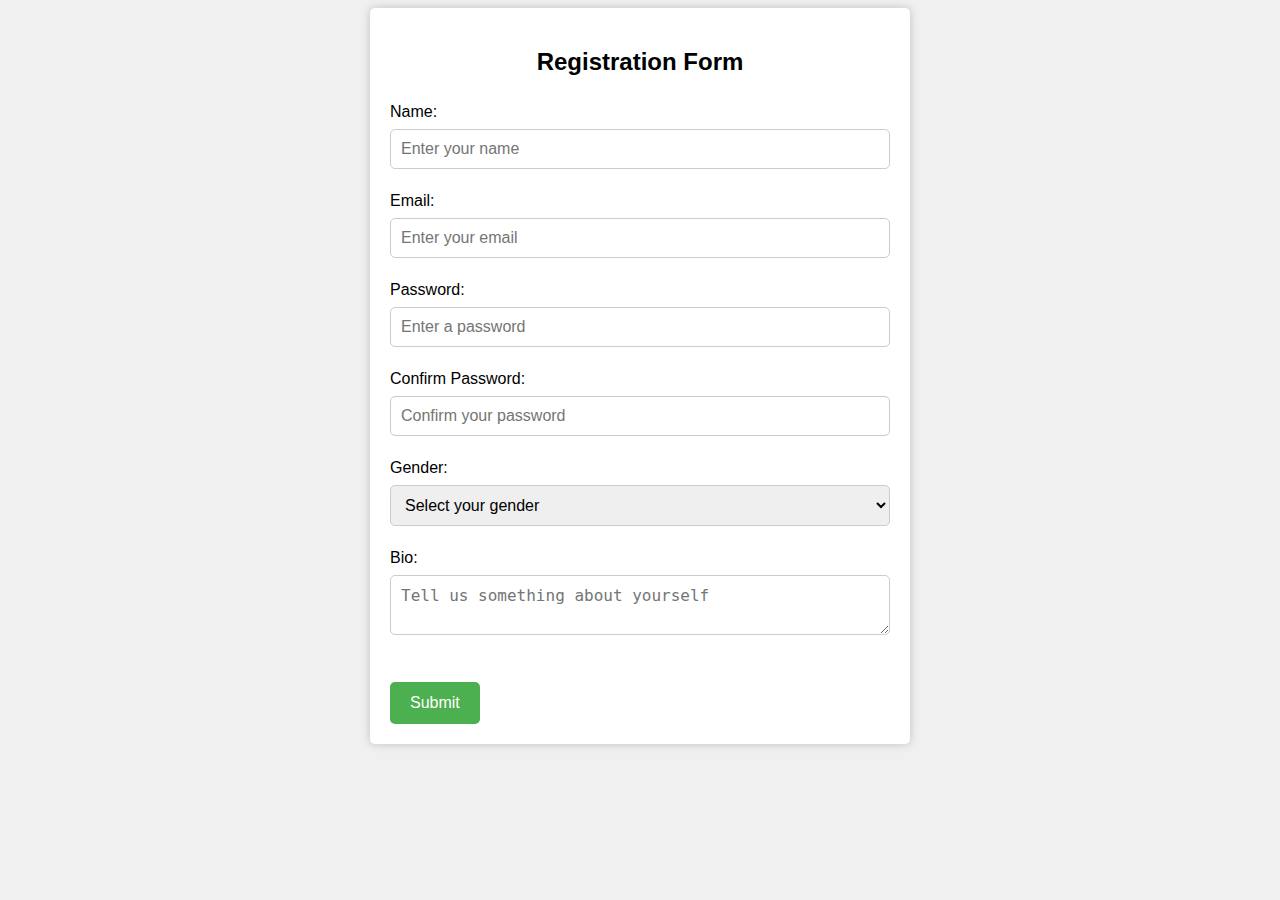
<file: registration.html>
<!DOCTYPE html>
<html>
  <head>
    <title>Registration Form</title>
    <style>
      body {
        font-family: Arial, sans-serif;
        font-size: 16px;
        line-height: 1.5;
        background-color: #f0f0f0;
      }

      form {
        max-width: 500px;
        margin: 0 auto;
        padding: 20px;
        background-color: #fff;
        border-radius: 5px;
        box-shadow: 0 0 10px rgba(0, 0, 0, 0.2);
      }

      h1 {
        font-size: 24px;
        margin-bottom: 20px;
        text-align: center;
      }

      label {
        display: block;
        margin-bottom: 5px;
      }

      input[type="text"],
      input[type="password"],
      select,
      textarea {
        width: 100%;
        padding: 10px;
        border: 1px solid #ccc;
        border-radius: 5px;
        box-sizing: border-box;
        margin-bottom: 20px;
        font-size: 16px;
      }

      input[type="submit"] {
        background-color: #4CAF50;
        color: white;
        padding: 12px 20px;
        border: none;
        border-radius: 5px;
        cursor: pointer;
        font-size: 16px;
        margin-top: 20px;
      }

      input[type="submit"]:hover {
        background-color: #3e8e41;
      }
    </style>
  </head>
  <body>
    <form>
      <h1>Registration Form</h1>

      <label for="name">Name:</label>
      <input type="text" id="name" name="name" placeholder="Enter your name" required>

      <label for="email">Email:</label>
      <input type="text" id="email" name="email" placeholder="Enter your email" required>

      <label for="password">Password:</label>
      <input type="password" id="password" name="password" placeholder="Enter a password" required>

      <label for="confirm-password">Confirm Password:</label>
      <input type="password" id="confirm-password" name="confirm-password" placeholder="Confirm your password" required>

      <label for="gender">Gender:</label>
      <select id="gender" name="gender">
        <option value="">Select your gender</option>
        <option value="male">Male</option>
        <option value="female">Female</option>
        <option value="other">Other</option>
      </select>

      <label for="bio">Bio:</label>
      <textarea id="bio" name="bio" placeholder="Tell us something about yourself"></textarea>

      <input type="submit" value="Submit">
    </form>
  </body>
</html>
</file>
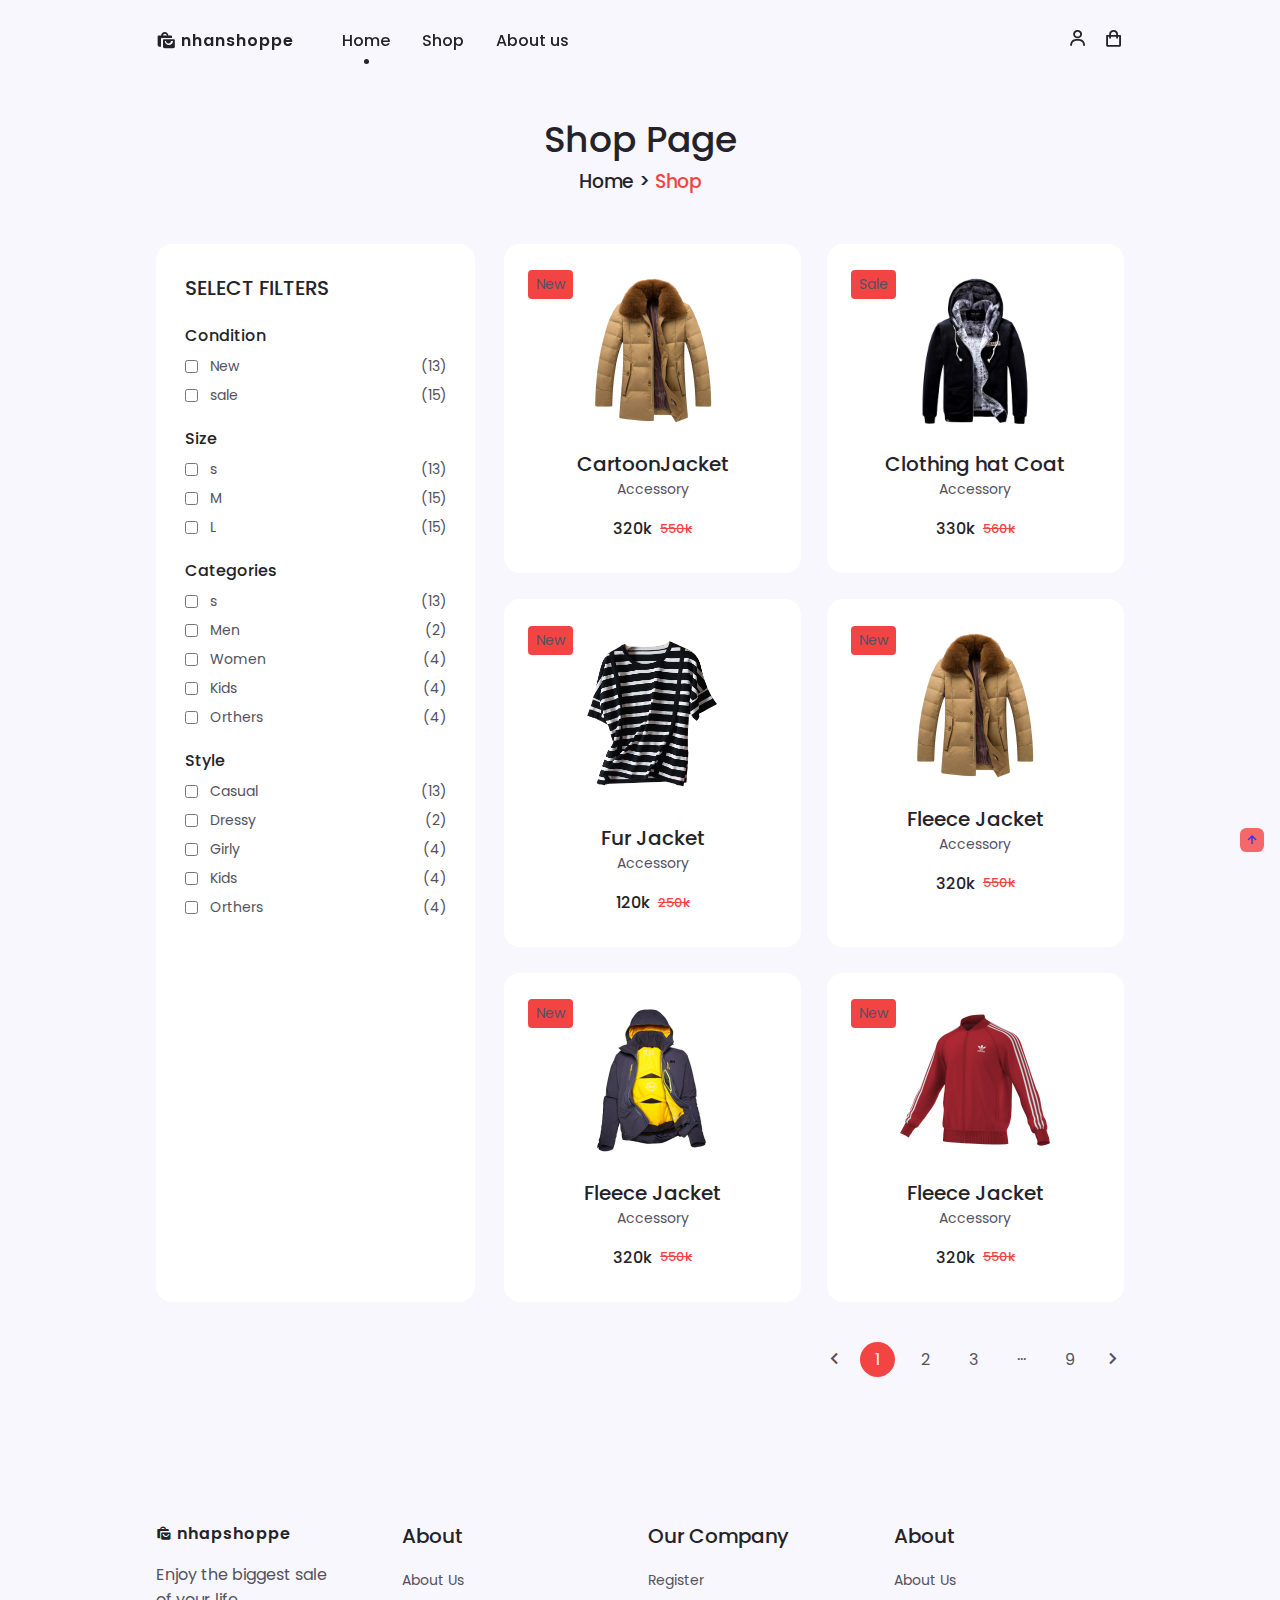
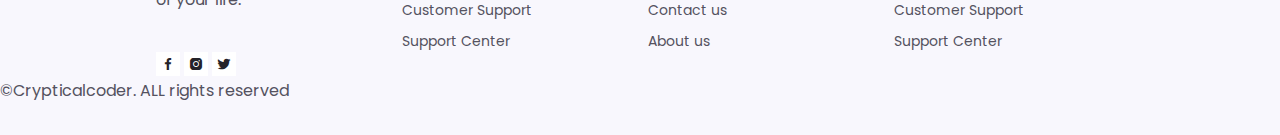
<file: shop.html>
<!DOCTYPE html>
<html lang="en">
<head>
    <meta charset="UTF-8">
    <meta http-equiv="X-UA-Compatible" content="IE=edge">
    <meta name="viewport" content="width=device-width, initial-scale=1.0">

    <!--=============== BOXICONS ===============-->
    <link rel="stylesheet" href="https://cdn.jsdelivr.net/npm/boxicons@latest/css/boxicons.min.css">

    <!--=============== SWIPER CSS ===============-->
    <link rel="stylesheet" href="assets/css/swiper-bundle.min.css">

    <!--=============== CSS ===============-->
    <link rel="stylesheet" href="assets/css/style.css">
    <link rel="stylesheet" href="assets/css/colors/color-1.css">

    <title>Responsive e-commerce website - Crypticalcoder</title>
</head>
<body>
    <!--=============== HEADER ===============-->
    <header class="header" id="header">
        <nav class="nav container">
            <a href="index.html" class="nav__logo">
                <i class="bx bxs-shopping-bags nav__logo-icon"></i>Nhanshoppe
            </a>
            <div class="nav__menu" id="nav-menu">
                <ul class="nav__list">
                    <li class="nav__item">
                        <a href="index.html" class="nav__link active-link">Home</a>
                    </li>
                    <li class="nav__item">
                        <a href="shop.html" class="nav__link">Shop</a>
                    </li>
                    <li class="nav__item">
                        <a href="about.html" class="nav__link">About us</a>
                    </li>
                  

                </ul>

            </div>
            <div class="nav__btns">
                <div class="login__toggle" id="login-button">
                    <i class="bx bx-user"></i>
                </div>
                <div class="nav__shop" id="cart-shop">
                    <i class='bx bx-shopping-bag'></i>
                </div>
                <div class="nav__toggle" id="nav-toggle">
                    <i class="bx bx-grid-alt"></i>
                </div>
            </div>
        </nav>
    </header>
   <!--=============== CART ===============-->
   <div class="cart " id="cart">
    <i class="bx bx-x cart__close"id="cart-close"></i>
    <h2 class="cart__title-center">MyCart</h2>
    <div class="cart__container">
        <article class="cart__card">
            <div class="cart__box">
                <img src="assets/img/cart-1.png" alt="" class="cart__img">
            </div>
            <div class="cart__details">
                <h3 class="cart__title">Windbreaker</h3>
                <span class="cart__prince">300k</span>
                <div class="cart__amount">
                    <div class="card__amount-content">
                        <span class="cart__amount-box">
                            <i class="bx bx-minus"></i>
                        </span>
                        <span class="cart__amount-number">1</span>
                        <span class="cart__amount-box">
                            <i class="bx bx-plus"></i>
                        </span>
                    </div>
                    <i class="bx bx-trash-alt cart__amount-trash"></i>
                </div>
            </div>
        </article>
        <article class="cart__card">
            <div class="cart__box">
                <img src="assets/img/cart-2.png" alt="" class="cart__img">
            </div>
            <div class="cart__details">
                <h3 class="cart__title">Cardigan Hoodie</h3>
                <span class="cart__prince">400k</span>
                <div class="cart__amount">
                    <div class="card__amount-content">
                        <span class="cart__amount-box">
                            <i class="bx bx-minus"></i>
                        </span>
                        <span class="cart__amount-number">1</span>
                        <span class="cart__amount-box">
                            <i class="bx bx-plus"></i>
                        </span>
                    </div>
                    <i class="bx bx-trash-alt cart__amount-trash"></i>
                </div>
            </div>
        </article>
        <article class="cart__card">
            <div class="cart__box">
                <img src="assets/img/cart-3.png" alt="" class="cart__img">
            </div>
            <div class="cart__details">
                <h3 class="cart__title">shibar</h3>
                <span class="cart__prince">250k</span>
                <div class="cart__amount">
                    <div class="card__amount-content">
                        <span class="cart__amount-box">
                            <i class="bx bx-minus"></i>
                        </span>
                        <span class="cart__amount-number">1</span>
                        <span class="cart__amount-box">
                            <i class="bx bx-plus"></i>
                        </span>
                    </div>
                    <i class="bx bx-trash-alt cart__amount-trash"></i>
                </div>

            </div>
        </article>
    </div>
    <div class="cart__prices">
        <span class="cart__prices-item">3 item</span>
        <span class="cart__prices-total">950k VND</span>
    </div>
</div>


     <!--=============== LOGIN ===============-->
     <div class="login" id="login">
        <i class="bx bx-x login__close" id="login-close"></i>
        
        <h2 class="login__title-center">Login</h2>
        <form action=""class="login__form grid">
            <div class="login__content">
                <label for="" class="login__label">Email</label>
                <input type="email" class="login__input">
            </div>

            <div class="login__content">
                <label for="" class="login__label">mat khau</label>
                <input type="password" class="login__input">
            </div>
            <div>
                <a href="#" class="button">Dang nhap</a>
            </div>
            <div>
                <p class="signup">Chua dang ky?<a href="registration.html">Dang ky ngay</a></p>
            </div>
        </form>
    </div>

    <!--=============== MAIN ===============-->
    <main class="main">
        <!--=============== SHOP ===============-->
        <section class="shop section container">
            <h2 class="breadcrumb__title">Shop Page</h2>
            <h3 class="breadcrumb__subtitle">Home > <span>Shop</span></h3>
            <div class="shop__container grid">
                <div class="sidebar">
                    <h3 class="filter__title">Select Filters</h3>
                    <div class="filter__content">
                        <h3 class="filter__subtitle">Condition</h3>
                        
                        <div class="filter">
                            <input type="checkbox" name=""id="">
                            <p>New</p><span>(13)</span>
                        </div>
                    
                        <div class="filter">
                            <input type="checkbox" name=""id="">
                            <p>sale</p><span>(15)</span>
                        </div> 
                    </div>
                     
                    <div class="filter__content">
                        <h3 class="filter__subtitle">Size</h3>
                        
                        <div class="filter">
                            <input type="checkbox" name=""id="">
                            <p>s</p><span>(13)</span>
                        </div>
                    
                        <div class="filter">
                            <input type="checkbox" name=""id="">
                            <p>M</p><span>(15)</span>
                        </div>
                        <div class="filter">
                            <input type="checkbox" name=""id="">
                            <p>L</p><span>(15)</span>
                        </div>  
                    </div>

                    <div class="filter__content">
                        <h3 class="filter__subtitle">Categories</h3>
                        
                        <div class="filter">
                            <input type="checkbox" name=""id="">
                            <p>s</p><span>(13)</span>
                        </div>
                    
                        <div class="filter">
                            <input type="checkbox" name=""id="">
                            <p>Men</p><span>(2)</span>
                        </div>
                        <div class="filter">
                            <input type="checkbox" name=""id="">
                            <p>Women</p><span>(4)</span>
                        </div>  
                        <div class="filter">
                            <input type="checkbox" name=""id="">
                            <p>Kids</p><span>(4)</span>
                        </div> 
                        <div class="filter">
                            <input type="checkbox" name=""id="">
                            <p>Orthers</p><span>(4)</span>
                        </div> 
                    </div>
                    
                    <div class="filter__content">
                        <h3 class="filter__subtitle">Style</h3>
                        
                        <div class="filter">
                            <input type="checkbox" name=""id="">
                            <p>Casual</p><span>(13)</span>
                        </div>
                    
                        <div class="filter">
                            <input type="checkbox" name=""id="">
                            <p>Dressy</p><span>(2)</span>
                        </div>
                        <div class="filter">
                            <input type="checkbox" name=""id="">
                            <p>Girly</p><span>(4)</span>
                        </div>  
                        <div class="filter">
                            <input type="checkbox" name=""id="">
                            <p>Kids</p><span>(4)</span>
                        </div> 
                        <div class="filter">
                            <input type="checkbox" name=""id="">
                            <p>Orthers</p><span>(4)</span>
                        </div> 
                    </div>
                </div>

                <div class="shop__items grid">
                    <div class="shop__content">
                        <div class="shop__tag">New</div>
                        <img src="assets/img/product-1.png" alt="" class="shop__img">
                        <h3 class="shop__title">CartoonJacket</h3>
                        <span class="shop__subtitle">Accessory</span>
                    
                        <div class="shop__prices">
                            <span class="shop__price">320k</span>
                            <span class="shop__discounts">550k</span>
                    
                        </div>
                        <a href="details.html" class="button shop__button">
                            <i class="bx bx-cart-alt shop__icon"></i>
                        </a>
                    </div>
                    
                    <div class="shop__content">
                        <div class="shop__tag">Sale</div>
                        <img src="assets/img/product-2.png" alt="" class="shop__img">
                        <h3 class="shop__title">Clothing hat Coat</h3>
                        <span class="shop__subtitle">Accessory</span>
                    
                        <div class="shop__prices">
                            <span class="shop__price">330k</span>
                            <span class="shop__discounts">560k</span>
                    
                        </div>
                        <a href="details.html" class="button shop__button">
                            <i class="bx bx-cart-alt shop__icon"></i>
                        </a>
                    </div>
                    
                    <div class="shop__content">
                        <div class="shop__tag">New</div>
                        <img src="assets/img/product-3.png" alt="" class="shop__img">
                        <h3 class="shop__title">Fur Jacket</h3>
                        <span class="shop__subtitle">Accessory</span>
                    
                        <div class="shop__prices">
                            <span class="shop__price">120k</span>
                            <span class="shop__discounts">250k</span>
                    
                        </div>
                        <a href="details.html" class="button shop__button">
                            <i class="bx bx-cart-alt shop__icon"></i>
                        </a>
                    </div>
                    <div class="shop__content">
                        <div class="shop__tag">New</div>
                        <img src="assets/img/product-1.png" alt="" class="shop__img">
                        <h3 class="shop__title">Fleece Jacket</h3>
                        <span class="shop__subtitle">Accessory</span>
                    
                        <div class="shop__prices">
                            <span class="shop__price">320k</span>
                            <span class="shop__discounts">550k</span>
                    
                        </div>
                        <a href="details.html" class="button shop__button">
                            <i class="bx bx-cart-alt shop__icon"></i>
                        </a>
                    </div>
                    
                    <div class="shop__content">
                        <div class="shop__tag">New</div>
                        <img src="assets/img/product-5.png" alt="" class="shop__img">
                        <h3 class="shop__title">Fleece Jacket</h3>
                        <span class="shop__subtitle">Accessory</span>
                    
                        <div class="shop__prices">
                            <span class="shop__price">320k</span>
                            <span class="shop__discounts">550k</span>
                    
                        </div>
                        <a href="details.html" class="button shop__button">
                            <i class="bx bx-cart-alt shop__icon"></i>
                        </a>
                    </div>
                    <div class="shop__content">
                        <div class="shop__tag">New</div>
                        <img src="assets/img/product-6.png" alt="" class="shop__img">
                        <h3 class="shop__title">Fleece Jacket</h3>
                        <span class="shop__subtitle">Accessory</span>
                    
                        <div class="shop__prices">
                            <span class="shop__price">320k</span>
                            <span class="shop__discounts">550k</span>
                    
                        </div>
                        <a href="details.html" class="button shop__button">
                            <i class="bx bx-cart-alt shop__icon"></i>
                        </a>
                    </div>
             
                </div>
            </div>
            <div class="pagination">
                <i class="bx bx-chevron-left pagination__icon" ></i>

                <span class="current">1</span>
                <span>2</span>
                <span>3</span>
                <span>&middot;&middot;&middot;</span>
                <span>9</span>
                <i class="bx bx-chevron-right pagination__icon" ></i>
            </div>
    </section>
    </main>

    <!--=============== FOOTER ===============-->
    <footer class="footer section">
        <div class="footer__container container grid">

            <div class="footer__content">
                <a href="#" class="footer__logo">
                    <i class="bx bxs-shopping-bags footer__logo-icon"></i>
                    nhapshoppe
                </a>
                <p class="footer__description">Enjoy the biggest sale <br>of your life.</p>
                <div class="footer_social">
                    <a href="#" class="footer__social-link"><i class="bx bxl-facebook"></i></a>
                    <a href="#" class="footer__social-link"><i class="bx bxl-instagram-alt"></i></a>
                    <a href="#" class="footer__social-link"><i class="bx bxl-twitter"></i></a>
                </div>
            </div>    

                <div class="footer__content">
                    <h3 class="footer__title">About</h3>
                    <ul class="footer__links">
                        <li><a href="#" class="footer__link">About Us</a></li>
                        <li><a href="#" class="footer__link">Customer Support</a></li>
                            <li><a href="#" class="footer__link">Support Center</a></li>    
                    </ul>       

                    </div>
                      
                    <div class="footer__content">   
                        <h3 class="footer__title">Our Company</h3>
                        <ul class="footer__links">
                            <li><a href="#" class="footer__link">Register</a></li>
                            <li><a href="#" class="footer__link">Contact us</a></li>
                                <li><a href="#" class="footer__link">About us</a></li>    
                        </ul>       
                        
                        </div>    

                        <div class="footer__content">
                            <h3 class="footer__title">About</h3>
                            <ul class="footer__links">
                                <li><a href="#" class="footer__link">About Us</a></li>
                                <li><a href="#" class="footer__link">Customer Support</a></li>
                                    <li><a href="#" class="footer__link">Support Center</a></li>    
                            </ul>       
                            
                            </div>
            
        </div>
        <span class="footer_copy">&#169;Crypticalcoder. ALL rights reserved</span>
    </footer>

    <!--=============== SCROLL UP ===============-->
     <a href="#" class="scrollup"id="scroll-up">
        <i class="bx bx-up-arrow-alt scroll__icon"></i>
     </a>   
    <!--=============== STYLE SWITCHER ===============-->

    <!--=============== SWIPER JS ===============-->
    <script src="assets/js/swiper-bundle.min.js"></script>

    <!--=============== JS ===============-->
    <script src="assets/js/main.js"></script>
</body>
</html>
</file>
<file: assets/css/style.css>
/*=============== GOOGLE FONTS ===============*/
@import url('https://fonts.googleapis.com/css2?family=Poppins:wght@400;500;600;900&display=swap');

/*=============== VARIABLES CSS ===============*/
:root {
    --header-height: 3.5rem;

    /*========== Colors ==========*/
    --title-color: hsl(250, 8%, 15%);
    --text-color: hsl(250, 8%, 35%);
    --body-color: hsl(250, 60%, 98%);
    --container-color: #fff;
    --shadow: hsla(0, 0%, 15%, .1);
    --scroll-bar-color: hsl(250, 12%, 90%);
    --scroll-thumb-color: hsl(250, 12%, 80%);

    /*========== Font and typography ==========*/
    --body-font: 'Poppins', sans-serif;
    --biggest-font-size: 4rem;
    --h1-font-size: 2.25rem;
    --h2-font-size: 1.5rem;
    --h3-font-size: 1.25rem;
    --normal-font-size: 1rem;
    --small-font-size: .875rem;
    --smaller-font-size: .813rem;

    /*========== Font weight ==========*/
    --font-medium: 500;
    --font-bold: 600;

    /*========== Margenes Bottom ==========*/
    --mb-0-5: .5rem;
    --mb-0-75: .75rem;
    --mb-1: 1rem;
    --mb-1-5: 1.5rem;
    --mb-2: 2rem;
    --mb-2-5: 2.5rem;
    --mb-3: 3rem;

    /*========== z index ==========*/
    --z-tooltip: 10;
    --z-fixed: 100;
}

/* Responsive typography */
@media screen and (max-width: 992px) {
    :root {
        --biggest-font-size: 2rem;
        --h1-font-size: 1.5rem;
        --h2-font-size: 1.25rem;
        --h3-font-size: 1rem;
        --normal-font-size: .938rem;
        --small-font-size: .813rem;
        --smaller-font-size: .75rem;
    }
}

/*=============== BASE ===============*/
* {
    box-sizing: border-box;
    margin: 0;
    padding: 0;
}

html {
    scroll-behavior: smooth;
}

body,
button,
input {
    font-family: var(--body-font);
    font-size: var(--normal-font-size);
}

body {
    background-color: var(--body-color);
    color: var(--text-color);
}

h1, h2, h3, h4 {
    color: var(--title-color);
    font-weight: var(--font-medium);
}

ul {
    list-style: none;
}

a {
    text-decoration: none;
}

img {
    max-width: 100%;
    height: auto;
}

button {
    cursor: pointer;
}

button,
input {
    border: none;
    outline: none;
}

/*=============== REUSABLE CSS CLASSES ===============*/
.section {
    padding: 7rem 0 2rem;
}

.section__title,
.breadcrumb__title {
    font-size: var(--h1-font-size);
}

.section__title,
.breadcrumb__subtitle {
    margin-bottom: var(--mb-3);
}

.section__title,
.breadcrumb__title,
.breadcrumb__subtitle {
    text-align: center;
}
.breadcrumb__subtitle span{
    color: var(--first-color);
}

/*=============== LAYOUT ===============*/
.container {
    max-width: 968px;
    margin-left: auto;
    margin-right: auto;
}

.grid {
    display: grid;
}

/*=============== HEADER SECTION ===============*/
.header{
    width: 100%;
    background:transparent    ;
    position: fixed;
    top:0;
    left:0;
    z-index: var(--z-fixed);
}

/*=============== NAV ===============*/
.nav{
    height: calc(var(--header-height) + 1.5rem);
    display:flex;
    justify-content: space-between;
    align-items: center;
    column-gap: 3rem;
}
.login__toggle,
.nav__logo,
.nav__toggle,
.nav__shop{
    color:var(--title-color)
}
.nav__logo{
    text-transform: lowercase;
    font-weight: var(--font-bold);
    letter-spacing: 1px;
    display: inline-flex;
    align-items: center;
    column-gap:.25rem;
}
.nav__logo-icon{
    font-size: 1.25rem;
}
.nav__btns{
    display:flex;
    align-items: center;
    column-gap:1rem;
    margin-left:auto ;
}
.nav__toggle,
.login__toggle,
.nav__shop{
    font-size: 1.25rem;
    cursor:pointer;
}
.nav__list{
    display:flex;
    align-items: center;
    column-gap: 2rem;
}
.nav__link{
    color:var(--title-color);
    font-weight: var(--font-medium);
    font-size: var(--normal-font-size);
    transition: .3s;
}
.nav__link:hover{
    color:var(--first-color);

}
.nav__toggle{
    display:none;
}
/* Change background header */
.scoll-header{
    background-color: var(--body-color);
    box-shadow: 0 1px 4px var(--shadow);
    
}

/* Active link */
.active-link{
    position: relative;
}
.active-link::before{
    content:'';
    position: absolute;
    bottom:-.75rem;
    left:45%;
    width: 5px;
    height: 5px;
    background:var(--title-color);
    border-radius: 50%;
}

/*=============== MAIN ===============*/
/*========== HOME SECTION ==========*/
.home__content{
    padding: 9rem 0 2rem;
    grid-template-columns: repeat(2, 1fr)   ;
    column-gap: 3rem;

}
.home__group{
    display: grid;
    position: relative;
    padding-top: 2rem;

}
.home__img{
    height:420px;
    transform: translateY(-3rem);
    justify-self: center;
}
.home__indicator{
    width: 8px;
    height:8px;
    background:var(--title-color);
    border-radius: 50%;
    position: absolute;
    bottom:15%;
    left:45%;

}
.home__indicator::after{
    content:'';
    position: absolute;
    width: 1px;
    height: 75px;
    background: var(--title-color);
    top:0;
    right:45%;

}

.home__details-img{
    position: absolute;
    bottom: 0;
    right:58%;

}

.home__details-title,
.home__details-subtitle{
    display: block;
    font-size: var(--small-font-size);
    text-align: right;

}
.home__subtitle{
    font-size: var(--h3-font-size);
    text-transform: uppercase;
    margin-bottom: var(--mb-1);

}
.home__title{
    font-size:var(--biggest-font-size);
    font-weight: var(--font-bold);
    line-height: 109%;
    margin-bottom: var(--mb-1-5);
}
.home__description{
    margin-bottom: var(--mb-2-5);
    padding-right: 2rem;

}
.home__buttons{
    display:flex;
    justify-content: space-between;

}
/* Swiper Class */
.swiper-pagination{
    position: initial;
    margin-top: var(--mb-2-5);

}
.swiper-pagination-bullet{
    width: 5px;
    height: 5px;
    background:var(--title-color);
    opacity: 1;
}
.swiper-pagination-horizontal.swiper-pagination-bullets .swiper-pagination-bullet{
    margin:0 .5rem;

}
.swiper-pagination-bullet-active{
    width: 1.5rem;
    height:5px;
    border-radius: 5rem;
}



/*=============== BUTTONS ===============*/
.button{
    display:inline-block;
    background:var(--first-color);
    color:#fff;
    padding: 1rem 1.75rem;
    border-radius: .5rem;
    font-weight:var(--font-medium);
    transition:.3s;
}
.button:hover{
    background:var(--first-color-alt);

}
.button__icon{
    font-size:1.25rem;

}
.button--link{
    color:var(--title-color);

}
.button--flex{
    display:inline-flex;
    align-items: center;
    column-gap: 0.5rem;

}
/*========== DISCOUNT SECTION ==========*/
.discount__container{
    grid-template-columns: repeat(2,max-content);
    justify-content: center;
    align-items: center;
    column-gap: 7rem;
    background-color: var(--container-color);
    padding: 3rem 0;
    border-radius: 3rem; 
}


.discount__img{
    width: 200px;

}
.discount__data{
    padding-left: 6rem;
    text-align: center;
}
.discount__title{
    font-size:var(--h2-font-size);
    margin-bottom: var(--mb-2);
}


/*========== NEW ARRIVALS SECTION ==========*/
.new__container{
    padding-top:1rem;
}
.new__img{
    width: 150px;
    margin-bottom: var(--mb-1);
    transition: .3s;
}
.new__content{
    position:relative;
    background-color: var(--container-color);
    width: 310px;
    padding: 2rem 0;
    border-radius: 1rem;
    text-align: center;
    overflow:hidden;
}
.new__tag{
    position:absolute;
    top:8%;
    left:8%;
    background-color: var(--first-color);
    color:#fff;
    font-size: var(--small-font-size);
    padding:.25rem .5rem;
    border-radius:.25rem;
}
.new__title{
    font-size:var(--h3-font-size);
    font-weight:var(--font-medium);
}
.new__subtitle{
    display:block;
    font-size:var(--small-font-size);
    margin-bottom: var(--mb-1);
}
.new__prices{
    display:inline-flex;
    align-items:center;
    column-gap:.5rem;
}
.new__price{
    font-weight:var(--font-medium);
    color:var(--title-color);

}
.new__discount{
    color:var(--first-color);
    font-size: var(--smaller-font-size);
    text-decoration: line-through;
    font-weight: var(--font-medium);
}
.new__button{
    display: inline-flex;
    padding: .5rem;
    border-radius: .25rem .25rem .75rem .25rem;
    position:absolute;
    bottom:0;
    right:-3rem;
}
.new__icon{
    font-size: 1.25rem;

}
.new__content:hover .new__img{
    transform:translateY(-.5rem);
}
.new__contenthover .new__icon{
    right:0;
}
.steps__bg{
    background-color: var(--container-color);
    padding:3.5rem 2.5rem;
    border-radius:1rem;
}
.steps__container{
    grid-template-columns: repeat(3,1fr);
    column-gap:2rem;
    padding-top:1rem;
}
.step__card{
    background-color:var(--body-color);
    padding:2.5rem 3rem 2rem 1.5rem;
    border-radius: 1rem;
}

.steps__card-number {
    display:inline-block;
    background-color:var(--first-color);
    color:#fff;
    padding:.5rem .75rem;
    border-radius:.25rem;
    font-size:var(--h2-font-size);
    margin-bottom:var(--mb-1-5);
    transition:.3s;
}
.step__card-title{
    font-size:var(--normal-font-size);
    margin-bottom: var(--mb-0-5);
}
.steps__card-description{
    font-size: var(--small-font-size);
}
.step__card:hover .steps__card-number{
    transform:translateY(-.25rem);
}

/*========== STEPS SECTION ==========*/


/*========== NEWSLETTER SECTION ==========*/

.newsletter__container{
    display:grid;
    grid-template-columns:.5fr;
    justify-content:center;
}
.newsletter__form{
    background-color: --container-color;
    padding:1rem;
    display:flex;
    justify-content:space-between;
    border-radius: .75rem;
}
.newsletter__input{
    width:70%;
    padding:0 .5rem;
    background:none;
    color:var(--title-color);

}
.newsletter__input::placeholder{
    color:var(--text-color);
}
/*=============== SHOP PAGE ===============*/
.shop__container { 
    grid-template-columns: 1.7fr 3.3fr;
    column-gap: 1.8rem;
}

.sidebar {
    padding:1.8rem;
    background-color: var(--container-color);
    border-radius: 1rem;
}
.filter__title{
    font-size: var(--h3-font-size);
    text-transform: uppercase;
}
.filter__subtitle{
    margin:1.25rem 0 var(--mb-0-5);
    font-size: var(--normal-font-size);
}
.filter{
    display: flex;
    align-items: center;
    margin-bottom: var(--mb-0-5);
    color:var(--text-color);
    font-size: var(--small-font-size);
}
.filter p{
    flex :1;
}
.filter input {
    margin-right: var(--mb-0-75);
    cursor: pointer;
}
.shop__items{
    grid-template-columns: repeat(2,1fr);
    gap:1.6rem;
} 
.shop__content{
    position: relative;
    background-color: var(--container-color);
    padding: 2rem 0;
    border-radius: 1rem;
    text-align: center;
    overflow: hidden;
}
.shop__img{
    width: 150px;
    margin-bottom: var(--mb-1);
    transition: .3s;
}
.shop__tag{
    position: absolute;
    top:8%;
    left: 8%;
    background-color: var(--first-color);
    font-size: var(--small-font-size);
    padding:.25rem .5rem;
    border-radius:.25rem;
}
.shop__title{
    font-size: var(--h3-font-size);
    font-weight: var(--font-medium);
}
.shop__subtitle{
    display: block;
    font-size: var(--small-font-size);
    margin-bottom: var(--mb-1);
}
.shop__prices{
    display:inline-flex;
    align-items: center;
    column-gap: .5rem;

}
.shop__price{
    font-weight: var(--font-medium);
    color: var(--title-color);

}
.shop__discounts{
    color: var(--first-color);
    font-size: var(--smaller-font-size);
    text-decoration: line-through;
    font-weight: var(--font-medium);
}
.shop__button{
    display: inline-flex;
    padding:.5rem;
    border-radius: .25rem .25rem .75rem .25rem;
    position: absolute;
    bottom: 0;
    right: -3rem;
}
.shop__icon{
    font-size: 1.25rem;
}
.shop_contet:hover .shop__img{
    transform: translateY(-.5rem);
}
.shop__content:hover .shop__button{
    right:0;
}
/*=============== PAGINATION ===============*/
.pagination{
    display: flex;
    align-items: center;
    justify-content: end;
    column-gap: .8rem;
    margin-top:var(--mb-2-5);
    font-size: var(--normal-font-size);

}
.pagination span{
    width: 2.2rem;
    height:2.2rem;
    line-height: 36px;
    text-align: center;
    border-radius: 50%;
    cursor: pointer;
}
.pagination .current{
    background-color: var(--first-color);
    color:#fff;
}
.pagination__icon{
    font-size: var(--h2-font-size);
}
/*=============== DETAILS PAGE ===============*/
.details__container{
    grid-template-columns: repeat(2,1fr);
    align-items: center;
    column-gap:3rem;

}
.product__images{
    grid-template-columns: repeat(2,1fr);
    gap:1.4rem;
}
.product__img{
    background-color: var(--container-color);
    padding: 1.2rem 0;
    display:flex;
    justify-content: center;
    align-items: center;
    border-radius: .5rem;
    position: relative;
    cursor:pointer;
}
.details__img-tag{
    position: absolute;
    top:8%;
    left:8%;
    background-color: var(--first-color);
    color:#fff;
    font-size: var(--small-font-size);
    padding: .16rem .5rem;
    border-radius: .25rem;
}
.product__img img{
    width:150px;
}
.details__subtitle{
    font-size: var(--small-font-size);
    color:var(--text-color);
    margin-bottom:var(--mb-0-5) ;
}
.details__title{
    font-size:var(--h2-font-size);
    font-weight: var(--font-medium);
    margin-bottom: var(--mb-0-75);
}
.rating{
    display:flex;
    align-items: center;
    column-gap: 1.2rem;
    margin-bottom: var(--mb-1);
}
.rating i {
    margin-right: .1rem;

}
.details__prices{
    display:inline-flex;
    align-items: center;
    column-gap: .8rem;
    margin-bottom: var(--mb-1-5);
}
.details_price{
    font-weight:var(--font-medium);
    color: var(--title-color);
    font-size: var(--h3-font-size);
}
.details__discount{
    color:var(--first-color);
    text-decoration: line-through;
    font-weight: var(--font-medium);
}
.discount__percentage{
    background-color: var(--title-color);
    padding:.25rem .40rem;
    font-size: var(--smaller-font-size);
    color:#fff;
}
.description__details{
    margin-bottom: var(--mb-2);
    font-size:var(--small-font-size);


}
.description__title{
    font-size: var(--normal-font-size);
    margin-bottom: var(--mb-0-5);

}
.details .cart__amount{
    margin-bottom: var(--mb-2-5);

}
/*=============== ABOUT PAGE ===============*/
.about__container{
    grid-template-columns: repeat(2,1fr);
    column-gap: 7rem;
}
.about__img{
    width: 380px;
    justify-self: center;

}
.about__title{
    margin-bottom: var(--mb-1);
    text-align: left;
}
.about__description{
    margin-bottom: var(--mb-2);
}
.about__details{
    display:grid;
    row-gap:1rem;

}
.about__details-description{
    display:inline-flex;
    column-gap:.5rem;

}
.about__details-icon{
    font-size: 1rem;
    color:var(--first-color);
    margin-top: .15rem;

}
/*=============== BLOG PAGE ===============*/


/*=============== CART PAGE ===============*/


/*=============== FAQ PAGE ===============*/


/*Rotate icon, change color of titles and background*/


/*=============== REGISTRATION PAGE ===============*/


/*=============== CONTACT PAGE ===============*/


/*=============== FOOTER ===============*/
.footer{
    position: relative;
    overflow:hidden;
}
.footer__container{
    grid-template-columns: repeat(4,1fr);
    justify-content:center;
    column-gap:1rem;
}
.footer__logo{
    color:var(--title-color);
        text-transform: lowercase;
        font-weight: var(--font-bold);
    letter-spacing: 1px;
    display:inline-flex;
    align-items: center ;
    column-gap:.25rem;
    margin-bottom:var(--mb-1);

}
.footer__logo-icon{
    font-size: 1rem;

}
.footer__description{
    margin-bottom:var(--mb-2-5);

}
.footer__social{
    display:flex;
    column-gap: .75rem;
}
.footer__social-link{
    display:inline-flex;
    background:var(--container-color);
    padding:.25rem;
    color:var(--title-color);
    font-size:1rem;
}
.footer__social-link:hover{
    background: var(--first-color);
    color:#fff;
}
.footer__title{
    font-size: var(--h3-font-size);
    margin-bottom:var(--mb-1) ;
}
.footer__links{
    display:grid;
    row-gap: .35rem;
}

.footer__link{
    font-size:var(--small-font-size);
    color:var(--text-color);
    transition: .3s;
}
.footer__link:hover{
    color:var(--title-color);
}
.footer__copy{
    display:block;
    text-align:center;
    font-size:var(--smaller-font-size);
    margin-top: 6rem;

}

/*=============== SCROLL UP ===============*/
.scrollup{
    position:fixed;
    right:1rem;
    bottom: 3rem;
    background: var(--first-color);
    border-radius: .4rem;
    display: inline-flex;
    padding:.25rem;
    z-index: var(--z-tooltip);
    opacity: .8;
    transition: .4s;
}
.scrollup:hover{
    opacity: 1;

}

.scrollup__icon{
    font-size:1.5rem;
    color:#fff;

}
/* Show Scroll Up*/
.show-scroll{
    bottom: 3rem;

}

/*=============== SCROLL BAR ===============*/
::-webkit-scrollbar{
    width:.60rem;
    background: var(--scroll-bar-color);
    border-radius: .5rem;
}
::-webkit-scrollbar-thumb{
    background:var(--scroll-thumb-color);
    border-radius: .5rem;
}

/*=============== LOGIN ===============*/
.login{
    position: fixed;
    background-color: var(--body-color);
    z-index: var(--z-fixed);
    width: 420px;
    box-shadow: -2px 0 4px var(--shadow);
    height: 100%;
    top:0;
    right:-100%;
    padding:3.5rem 2rem;
    transition: .4s;
}
.login__title-center{
    font-size:var(--h2-font-size);
    text-align: center;
    margin-bottom:var(--mb-3);
}
.login__close{
    font-size: 2rem;
    color:var(--title-color);
    position: absolute;
    top:1.25rem;
    right:.9rem;
    cursor: pointer;
}
.login__form{
    row-gap:1.5re;  
}
.login__content{
    background:var(--container-color);
    border-radius: .5rem;
    padding:.75rem 1rem .25rem;

}
.login__label{
    font-size: var(--small-font-size);
    color:var(--title-color);
}
.login__input{
    width: 100%;
    background:var(--container-color);
    color:var(--text-color);
    font-size: var(--normal-font-size);
    padding: .25rem .5rem .5rem 0;
}
.sign__up{
    color:var(--title-color);
    font-size:var(--small-font-size);
    font-weight:var(--font-medium);
    }
.sign__up a{
    color:var(--first-color);

}
/* Show login */
.show-login{
    right:0;
}

/*=============== CART ===============*/
.cart{
    position: fixed;
    background-color: var(--body-color);
    z-index: var(--z-fixed);
    width: 420px;
    box-shadow: -2px 0 4px var(--shadow);
    height: 100%;
    top:0;
    right:-100%;
    padding:3.5rem 2rem;
    transition: .4s;
}
.cart__title-center{
    font-size:var(--h2-font-size);
    text-align: center;
    margin-bottom:var(--mb-3);
}
.cart__close{
    font-size: 2rem;
    color:var(--title-color);
    position: absolute;
    top:1.25rem;
    right:.9rem;
    cursor: pointer;
}
.cart__container
{
    display:grid;
    row-gap: 1.5rem;

}
.cart__card{
    display: flex;
    align-items: center;
    column-gap: 1rem;
}
.card__box{
    background-color: var(--container-color);
    padding: 0.75rem 1.25rem;
    display:flex;
    align-items: center;

}
.cart__img{
    width: 85px;
}
.cart__title{
    font-size: var(--normal-font-size);
    margin-bottom: var(--mb-0-5);
}
.cart__price{
    display: block;
    font-size: var(--small-font-size);
    color: var(--first-color);
    margin-bottom: var(--mb-1-5);
}
.cart__amount,
.cart__amount-content{
    display:flex;
    align-items: center;
}
.cart__amount{
    column-gap: 3rem;
}
.cart__amount-content{
    column-gap: 1rem;
}
.cart__amount-box{
    display:inline-flex; 
    padding:.25rem;
    background:var(--container-color);
    cursor: pointer;
}
.cart__amount-trash{
    font-size: 1.15rem;
    color:var(--first-color);
    cursor: pointer;
}
.cart__prices{
    margin-top: 6rem;
    display:flex;
    align-items: center;
    justify-content: space-between;

}
.cart__prices-item,
.cart__prices-total{
    color:var(--title-color);
}
.cart__prices-item{
    font-size: var(--small-font-size);

}
.cart__prices-total{
    font-size: var(--h2-font-size);
    font-weight: var(--font-medium);
}

/* Show cart */
.show-cart{
    right: 0;

}


/*=============== LIGHTBOX ===============*/


/* lightbox open */


/* lightbox open animation */


/*=============== STYLE SWITCHER ===============*/


/* Style switcher open */


/* Active theme color */


/*=============== BREAKPOINTS ===============*/
/* For large devices */
@media screen and (max-width: 1200px) {}

@media screen and (max-width: 992px) {}

/* For medium devices */
@media screen and (max-width: 767px) {}

@media screen and (max-width: 576px) {}

/* For small devices */
@media screen and (max-width: 320px) {}
</file>
<file: assets/css/colors/color-1.css>
:root
{
    --hue: 0;
    --first-color: hsl(var(--hue), 88%, 61%);
    --first-color-alt: hsl(var(--hue), 88%, 58%)
}
</file>
